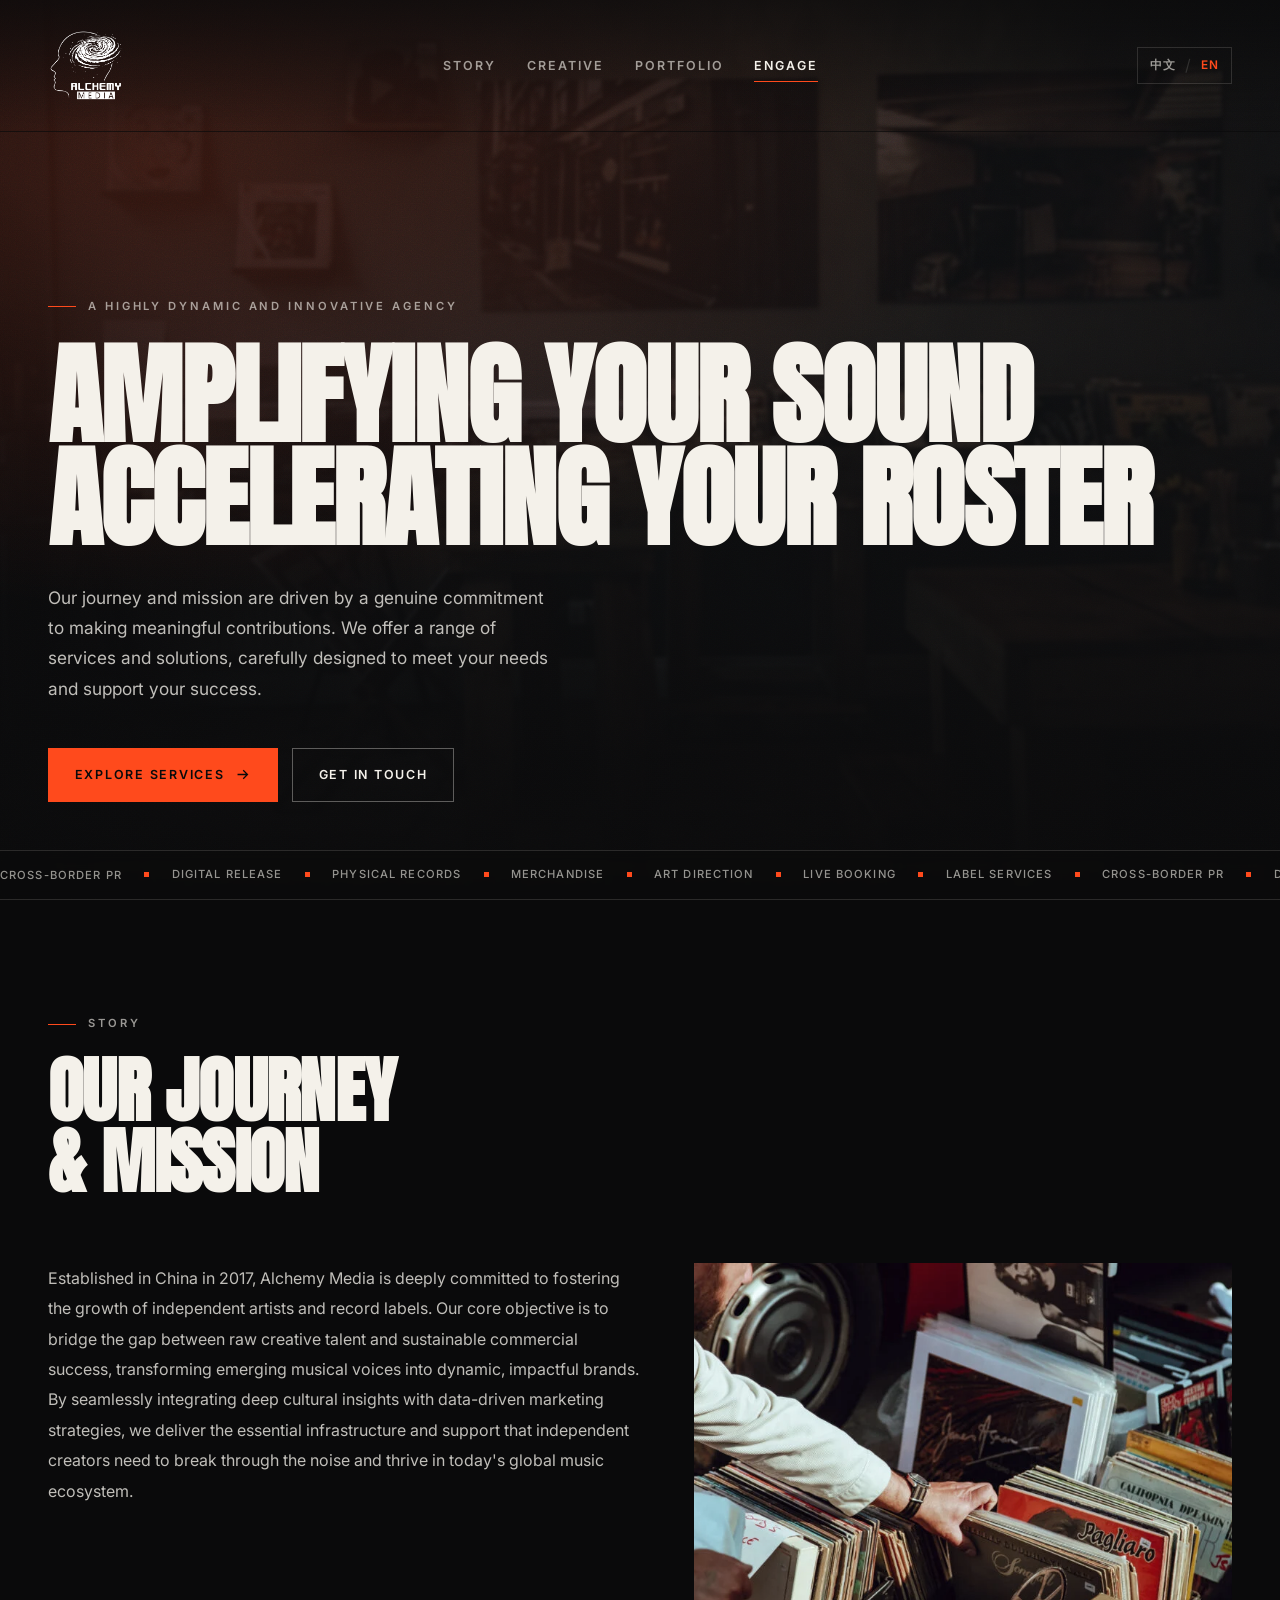
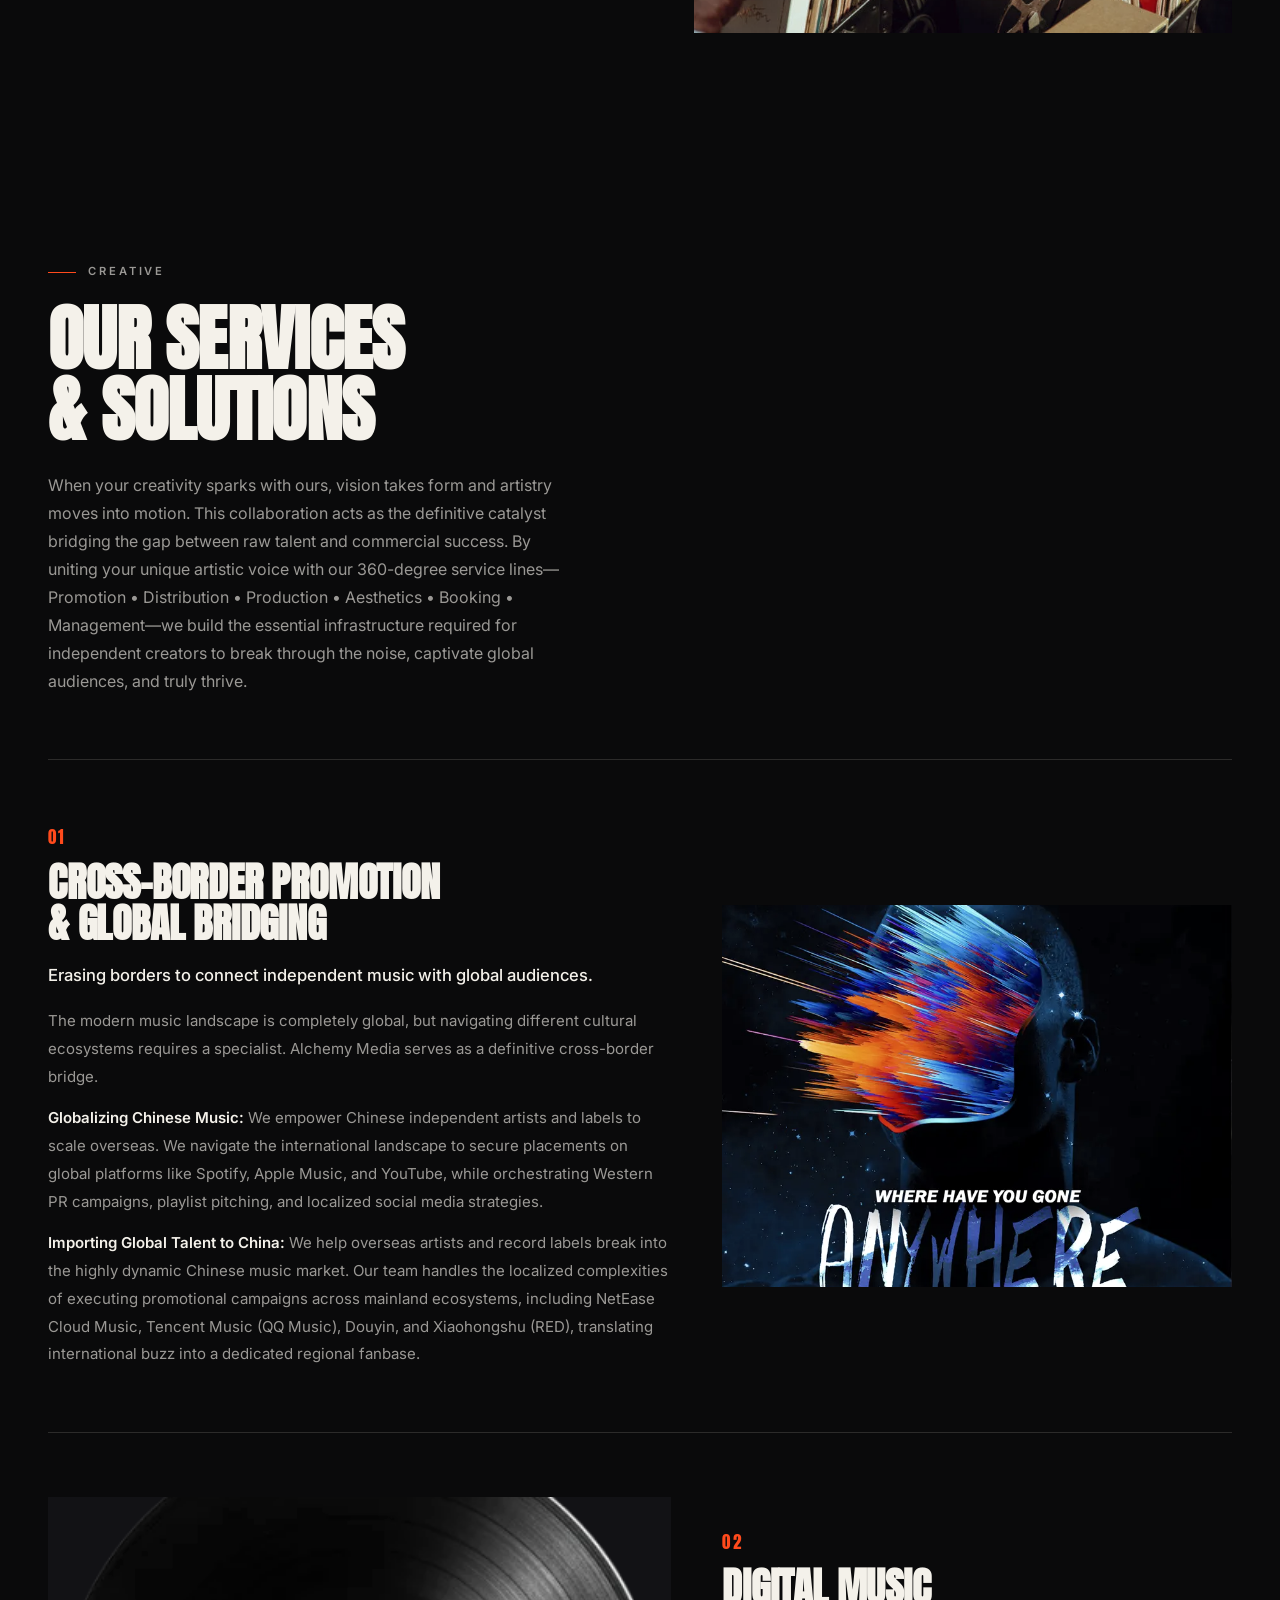
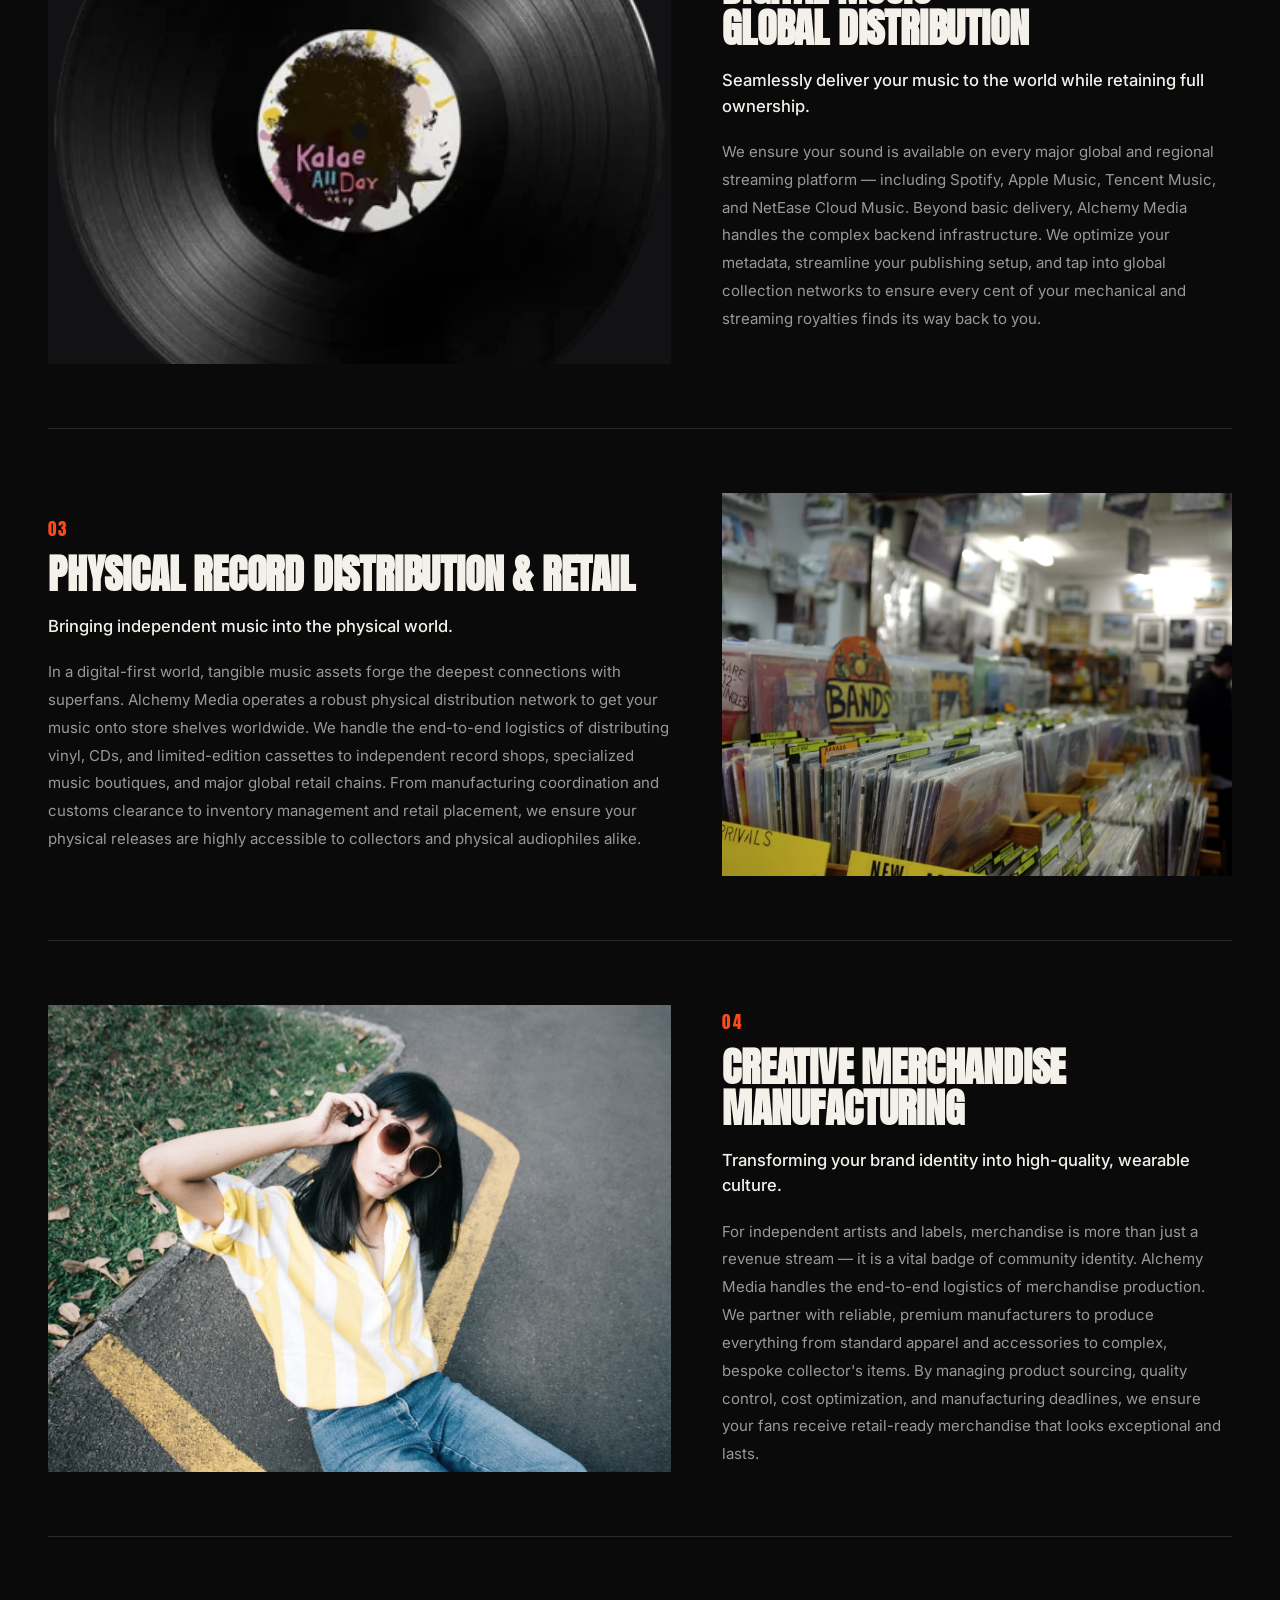
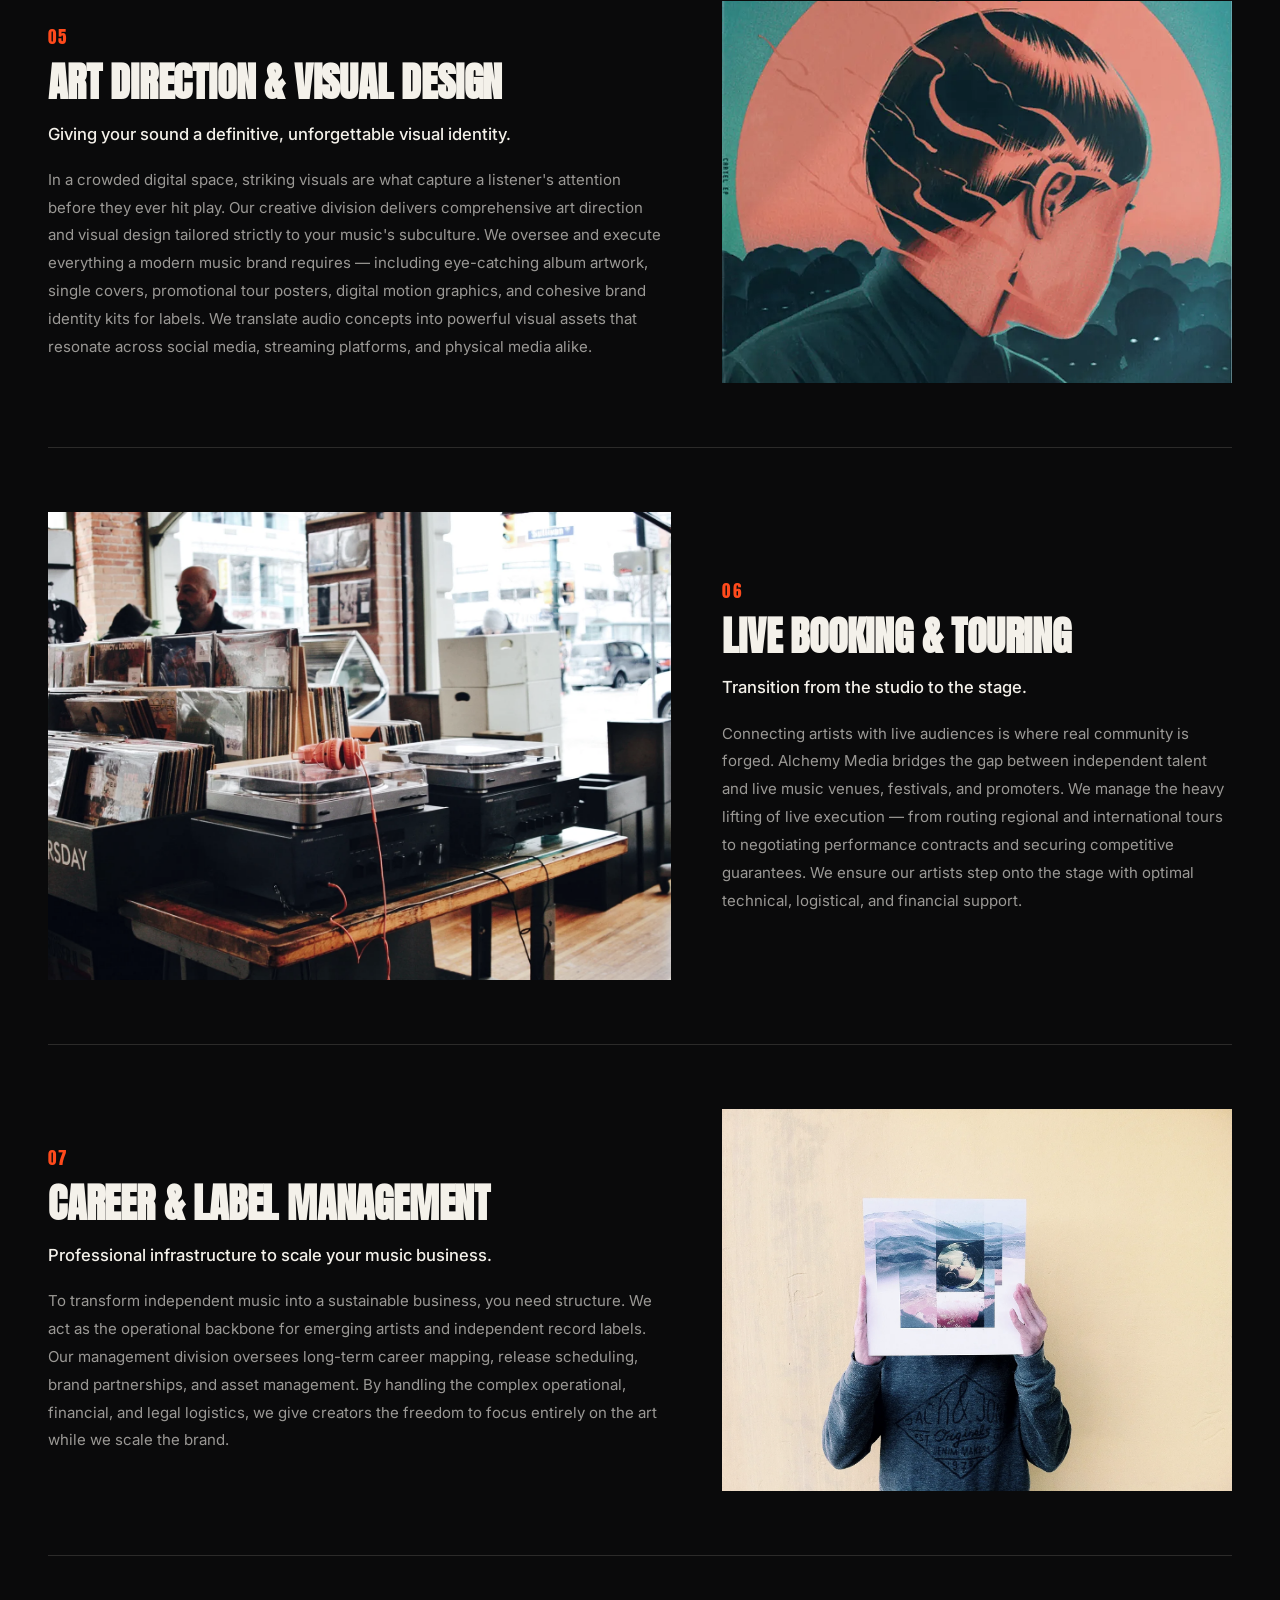
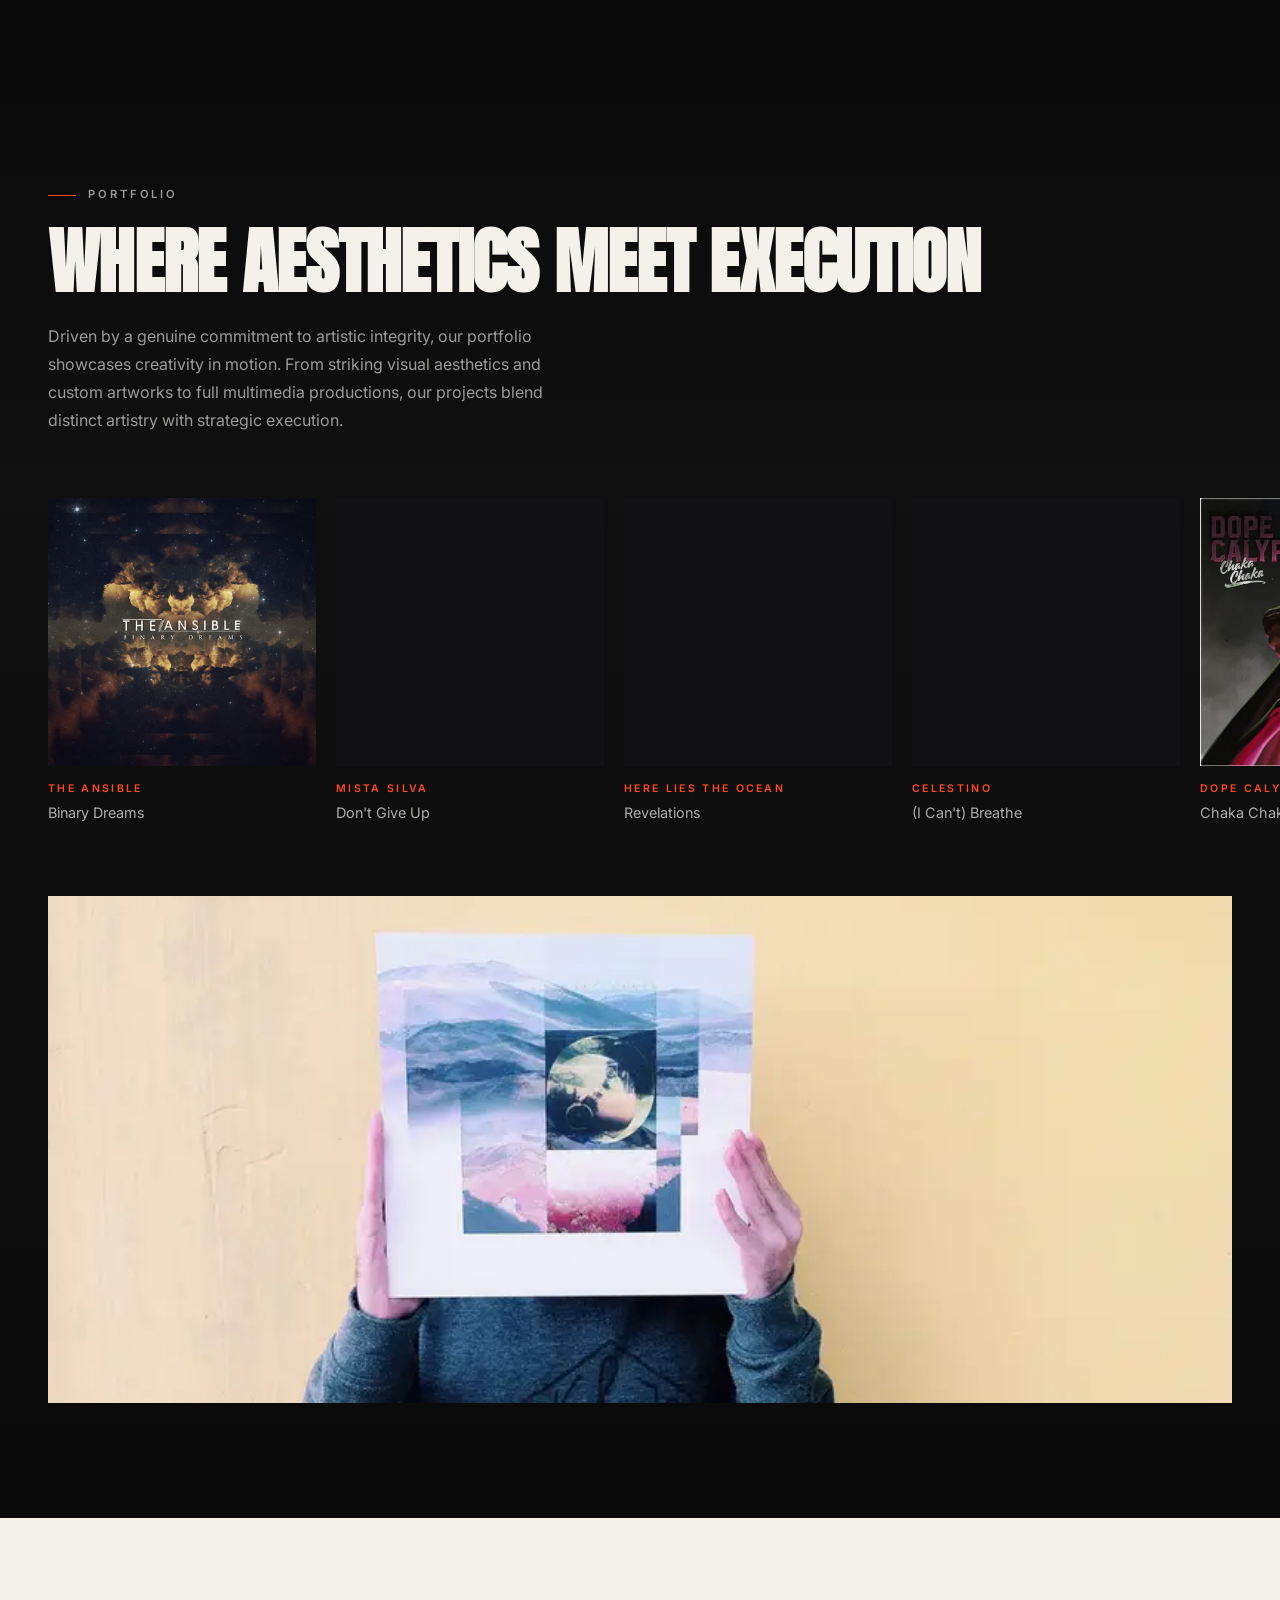
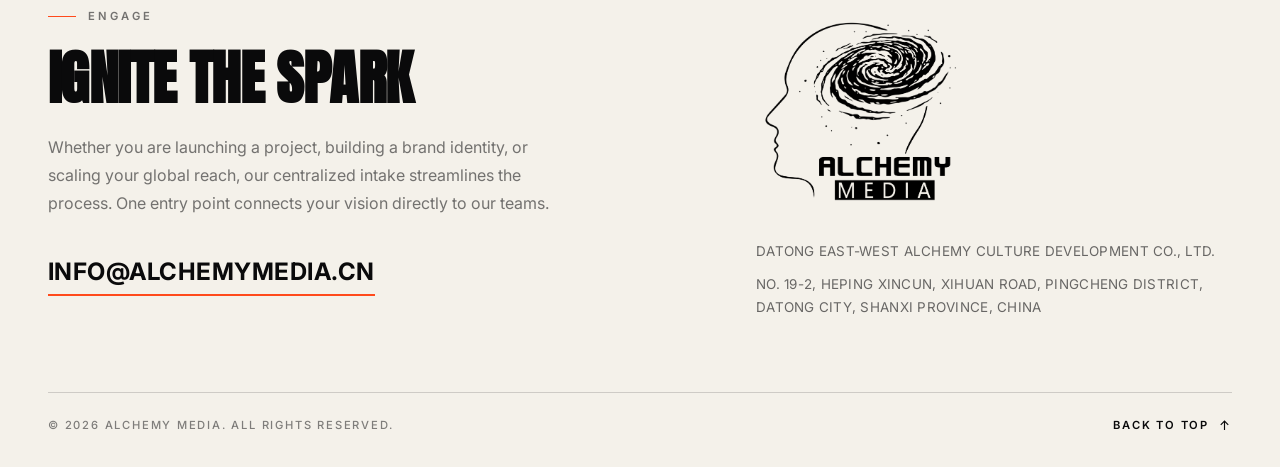
<file: index.html>
<!DOCTYPE html>
<html lang="en" data-locale="en">
<head>
  <meta charset="utf-8">
  <meta name="viewport" content="width=device-width, initial-scale=1">
  <meta name="theme-color" content="#0A0A0B">
  <title>Alchemy Media | A Highly Dynamic and Innovative Agency</title>
  <meta name="description" content="Alchemy Media supports independent artists and labels with China music promotion, global distribution, physical records, merchandise, design, touring and management.">
  <link rel="canonical" href="https://www.alchemymedia.cn/">
  <link rel="alternate" hreflang="en" href="https://www.alchemymedia.cn/">
  <link rel="alternate" hreflang="zh-CN" href="https://www.alchemymedia.cn/zh/">
  <link rel="alternate" hreflang="x-default" href="https://www.alchemymedia.cn/">
  <link rel="sitemap" type="application/xml" href="/sitemap.xml">
  <link rel="describedby" type="text/plain" href="/llms.txt">

  <meta name="robots" content="index, follow, max-image-preview:large, max-snippet:-1, max-video-preview:-1">

  <meta property="og:type" content="website">
  <meta property="og:url" content="https://www.alchemymedia.cn/">
  <meta property="og:locale" content="en_US">
  <meta property="og:locale:alternate" content="zh_CN">
  <meta property="og:site_name" content="Alchemy Media">
  <meta property="og:title" content="Alchemy Media | Music Distribution &amp; China Music Promotion">
  <meta property="og:description" content="Alchemy Media supports independent artists and labels with China music promotion, global distribution, physical records, merchandise, design, touring and management.">
  <meta property="og:image" content="https://www.alchemymedia.cn/images/logo.png">
  <meta property="og:image:width" content="2362">
  <meta property="og:image:height" content="2362">
  <meta property="og:image:type" content="image/png">
  <meta property="og:image:alt" content="Alchemy Media logo">

  <meta name="twitter:card" content="summary">
  <meta name="twitter:title" content="Alchemy Media | Music Distribution &amp; China Music Promotion">
  <meta name="twitter:description" content="Alchemy Media supports independent artists and labels with China music promotion, global distribution, physical records, merchandise, design, touring and management.">
  <meta name="twitter:image" content="https://www.alchemymedia.cn/images/logo.png">
  <meta name="twitter:image:alt" content="Alchemy Media logo">

  <script type="application/ld+json">
{
  "@context": "https://schema.org",
  "@graph": [
    {
      "@type": "Organization",
      "@id": "https://www.alchemymedia.cn/#organization",
      "name": "Alchemy Media",
      "legalName": "DATONG EAST-WEST ALCHEMY CULTURE DEVELOPMENT CO., LTD.",
      "alternateName": [
        "炼金传媒",
        "Alchemy Media"
      ],
      "foundingDate": "2017",
      "url": "https://www.alchemymedia.cn/",
      "email": "info@alchemymedia.cn",
      "logo": {
        "@type": "ImageObject",
        "url": "https://www.alchemymedia.cn/images/logo.png",
        "width": 2362,
        "height": 2362
      },
      "address": {
        "@type": "PostalAddress",
        "streetAddress": "No. 19-2, Heping Xincun, Xihuan Road, Pingcheng District",
        "addressLocality": "Datong City",
        "addressRegion": "Shanxi Province",
        "addressCountry": "CN"
      }
    },
    {
      "@type": "WebSite",
      "@id": "https://www.alchemymedia.cn/#website",
      "url": "https://www.alchemymedia.cn/",
      "name": "Alchemy Media",
      "alternateName": "炼金传媒",
      "publisher": {
        "@id": "https://www.alchemymedia.cn/#organization"
      },
      "inLanguage": [
        "en",
        "zh-CN"
      ]
    },
    {
      "@type": "WebPage",
      "@id": "https://www.alchemymedia.cn/#webpage",
      "url": "https://www.alchemymedia.cn/",
      "name": "Alchemy Media | Music Distribution & China Music Promotion",
      "description": "Alchemy Media supports independent artists and labels with China music promotion, global distribution, physical records, merchandise, design, touring and management.",
      "inLanguage": "en",
      "isPartOf": {
        "@id": "https://www.alchemymedia.cn/#website"
      },
      "about": {
        "@id": "https://www.alchemymedia.cn/#organization"
      },
      "mainEntity": [
        {
          "@id": "https://www.alchemymedia.cn/#promotion"
        },
        {
          "@id": "https://www.alchemymedia.cn/#distribution"
        },
        {
          "@id": "https://www.alchemymedia.cn/#production"
        },
        {
          "@id": "https://www.alchemymedia.cn/#aesthetics"
        },
        {
          "@id": "https://www.alchemymedia.cn/#visual-design"
        },
        {
          "@id": "https://www.alchemymedia.cn/#booking"
        },
        {
          "@id": "https://www.alchemymedia.cn/#management"
        }
      ],
      "author": {
        "@id": "https://www.alchemymedia.cn/#organization"
      },
      "publisher": {
        "@id": "https://www.alchemymedia.cn/#organization"
      },
      "dateModified": "2026-10-12",
      "citation": [
        "https://support.spotify.com/us/artists/article/getting-music-on-spotify/",
        "https://artists.apple.com/support/1108-get-your-next-release-on-apple-music"
      ],
      "hasPart": {
        "@id": "https://www.alchemymedia.cn/#faq"
      }
    },
    {
      "@type": "Service",
      "@id": "https://www.alchemymedia.cn/#promotion",
      "name": "Cross-Border Promotion & Global Bridging",
      "description": "Promotion campaigns that help Chinese independent artists and labels reach overseas audiences and help overseas artists and labels promote in China.",
      "serviceType": "Cross-border music promotion",
      "provider": {
        "@id": "https://www.alchemymedia.cn/#organization"
      },
      "url": "https://www.alchemymedia.cn/#promotion"
    },
    {
      "@type": "Service",
      "@id": "https://www.alchemymedia.cn/#distribution",
      "name": "Digital Music Global Distribution",
      "description": "Digital delivery to global and regional streaming platforms, with metadata, publishing setup and royalty collection support.",
      "serviceType": "Digital music distribution",
      "provider": {
        "@id": "https://www.alchemymedia.cn/#organization"
      },
      "url": "https://www.alchemymedia.cn/#distribution"
    },
    {
      "@type": "Service",
      "@id": "https://www.alchemymedia.cn/#production",
      "name": "Physical Record Distribution & Retail",
      "description": "Distribution logistics for vinyl, CDs and cassettes, including manufacturing coordination, customs, inventory and retail placement.",
      "serviceType": "Physical music distribution and retail",
      "provider": {
        "@id": "https://www.alchemymedia.cn/#organization"
      },
      "url": "https://www.alchemymedia.cn/#production"
    },
    {
      "@type": "Service",
      "@id": "https://www.alchemymedia.cn/#aesthetics",
      "name": "Creative Merchandise Manufacturing",
      "description": "Merchandise production management for apparel, accessories and custom collector items, including sourcing and quality control.",
      "serviceType": "Music merchandise production",
      "provider": {
        "@id": "https://www.alchemymedia.cn/#organization"
      },
      "url": "https://www.alchemymedia.cn/#aesthetics"
    },
    {
      "@type": "Service",
      "@id": "https://www.alchemymedia.cn/#visual-design",
      "name": "Art Direction & Visual Design",
      "description": "Art direction and visual design for music artwork, tour posters, motion graphics and label identity.",
      "serviceType": "Music art direction and visual design",
      "provider": {
        "@id": "https://www.alchemymedia.cn/#organization"
      },
      "url": "https://www.alchemymedia.cn/#visual-design"
    },
    {
      "@type": "Service",
      "@id": "https://www.alchemymedia.cn/#booking",
      "name": "Live Booking & Touring",
      "description": "Live booking and touring support, including tour routing, performance contracts and production logistics.",
      "serviceType": "Live music booking and touring",
      "provider": {
        "@id": "https://www.alchemymedia.cn/#organization"
      },
      "url": "https://www.alchemymedia.cn/#booking"
    },
    {
      "@type": "Service",
      "@id": "https://www.alchemymedia.cn/#management",
      "name": "Career & Label Management",
      "description": "Operational support for artists and independent labels, including career planning, release schedules, brand partnerships and asset management.",
      "serviceType": "Artist career and label management",
      "provider": {
        "@id": "https://www.alchemymedia.cn/#organization"
      },
      "url": "https://www.alchemymedia.cn/#management"
    },
    {
      "@type": "FAQPage",
      "@id": "https://www.alchemymedia.cn/#faq",
      "url": "https://www.alchemymedia.cn/#faq",
      "name": "Independent Music Services FAQ",
      "inLanguage": "en",
      "isPartOf": {
        "@id": "https://www.alchemymedia.cn/#webpage"
      },
      "author": {
        "@id": "https://www.alchemymedia.cn/#organization"
      },
      "publisher": {
        "@id": "https://www.alchemymedia.cn/#organization"
      },
      "dateModified": "2026-10-12",
      "mainEntity": [
        {
          "@type": "Question",
          "name": "Who does Alchemy Media work with?",
          "acceptedAnswer": {
            "@type": "Answer",
            "text": "Alchemy Media supports independent artists and record labels with services including <a href=\"#promotion\">Promotion</a>, <a href=\"#distribution\">Distribution</a> and label operations."
          }
        },
        {
          "@type": "Question",
          "name": "How does China and global promotion work?",
          "acceptedAnswer": {
            "@type": "Answer",
            "text": "Campaigns are adapted for Spotify, Apple Music and YouTube overseas, and for NetEase Cloud Music, Tencent Music/QQ Music, Douyin and Xiaohongshu in China."
          }
        },
        {
          "@type": "Question",
          "name": "Which music formats can Alchemy Media distribute?",
          "acceptedAnswer": {
            "@type": "Answer",
            "text": "<a href=\"#distribution\">Digital distribution</a> sends music to streaming platforms. <a href=\"#production\">Physical distribution</a> covers vinyl, CDs and cassettes, with logistics and retail placement."
          }
        },
        {
          "@type": "Question",
          "name": "How can I contact Alchemy Media?",
          "acceptedAnswer": {
            "@type": "Answer",
            "text": "Email <a href=\"mailto:info@alchemymedia.cn\">info@alchemymedia.cn</a>. You may include the artist or label name, service needs, target market and release schedule."
          }
        }
      ]
    }
  ]
}
  </script>

  <link rel="icon" type="image/x-icon" href="/favicon.ico?v=1" sizes="16x16 32x32 48x48">
  <link rel="icon" type="image/png" href="/favicon.png?v=1" sizes="96x96">
  <link rel="apple-touch-icon" href="/apple-touch-icon.png?v=1" sizes="180x180">

  <link rel="preconnect" href="https://fonts.googleapis.com">
  <link rel="preconnect" href="https://fonts.gstatic.com" crossorigin>
  <link rel="stylesheet" href="https://fonts.googleapis.com/css2?family=Anton&family=Inter:wght@300;400;500;600;700&display=swap">
  <link rel="stylesheet" href="css/styles.css">
</head>
<body>

  <a class="skip-link" href="#main">

    <span>Skip to content</span>
  </a>

  <header class="site-header" data-header>
    <div class="container header__inner">
      <a class="brand" href="" aria-label="Alchemy Media">
        <span class="brand__mark" aria-hidden="true"><img src="images/logo_2.png" width="2362" height="2362" alt=""></span>
        <!-- <span class="brand__word">ALCHEMY<span class="brand__word-sub">MEDIA</span></span> -->
        <!-- <span class="visually-hidden">ALCHEMY MEDIA</span> -->
      </a>

      <nav class="nav" id="nav" data-nav aria-label="Main">
        <ul class="nav__list">
          <li><a class="nav__link" href="#story"><span>STORY</span></a></li>
          <li><a class="nav__link" href="#creative"><span>CREATIVE</span></a></li>
          <li><a class="nav__link" href="#portfolio"><span>PORTFOLIO</span></a></li>
          <li><a class="nav__link" href="#engage"><span>ENGAGE</span></a></li>
        </ul>
      </nav>

      <div class="header__actions">
        <div class="lang" role="group" aria-label="Language">
          <a class="lang__btn" href="/zh/" hreflang="zh-CN" lang="zh-CN">中文</a>
          <span class="lang__sep" aria-hidden="true">/</span>
          <span class="lang__btn is-active" aria-current="true">EN</span>
        </div>
        <button class="menu-toggle" type="button" data-menu-toggle aria-expanded="false" aria-controls="nav">
          <span class="menu-toggle__bars" aria-hidden="true"><i></i><i></i></span>
          <span class="visually-hidden"><span>Menu</span></span>
        </button>
      </div>
    </div>
  </header>

  <main id="main">

    <!-- ============ HERO ============ -->
    <section class="hero" id="alchemymedia">
      <div class="hero__media" aria-hidden="true">
        <img src="images/tom-holmes-556804-unsplash-847x508.jpg" alt="" width="847" height="508" fetchpriority="high">
      </div>
      <div class="hero__veil" aria-hidden="true"></div>
      <div class="hero__grain" aria-hidden="true"></div>

      <div class="container hero__inner">
        <p class="eyebrow">

          <span>A HIGHLY DYNAMIC AND INNOVATIVE AGENCY</span>
        </p>

        <h1 class="hero__title">

          <span>Amplifying Your Sound<br>Accelerating Your Roster</span>
        </h1>

        <p class="hero__lead">

          <span>Our journey and mission are driven by a genuine commitment to making meaningful contributions. We offer a range of services and solutions, carefully designed to meet your needs and support your success.</span>
        </p>

        <div class="hero__actions">
          <a class="btn btn--solid" href="#creative">
            <span>Explore Services</span>
            <svg viewBox="0 0 24 24" aria-hidden="true"><path d="M5 12h14M13 6l6 6-6 6" fill="none" stroke="currentColor" stroke-width="1.8"/></svg>
          </a>
          <a class="btn btn--outline" href="#engage">
            <span>Get in Touch</span>
          </a>
        </div>
      </div>

      <div class="ticker" aria-hidden="true">
        <div class="ticker__track" data-ticker>
          <div class="ticker__group">
            <span>CROSS-BORDER PR</span><i></i>
            <span>DIGITAL RELEASE</span><i></i>
            <span>PHYSICAL RECORDS</span><i></i>
            <span>MERCHANDISE</span><i></i>
            <span>ART DIRECTION</span><i></i>
            <span>LIVE BOOKING</span><i></i>
            <span>LABEL SERVICES</span><i></i>
          </div>
        </div>
      </div>
    </section>

    <!-- ============ ABOUT ============ -->
    <section class="section" id="story">
      <div class="container">
        <header class="section-head">
          <p class="eyebrow">
            <span>STORY</span>
          </p>
          <h2 class="section-title">

            <span>Our Journey<br>&amp; Mission</span>
          </h2>
        </header>

        <div class="about">
          <div class="about__body reveal">
            <p>Established in China in 2017, Alchemy Media is deeply committed to fostering the growth of independent artists and record labels. Our core objective is to bridge the gap between raw creative talent and sustainable commercial success, transforming emerging musical voices into dynamic, impactful brands. By seamlessly integrating deep cultural insights with data-driven marketing strategies, we deliver the essential infrastructure and support that independent creators need to break through the noise and thrive in today's global music ecosystem.</p>
          </div>

          <figure class="about__media reveal">
            <img src="images/clem-onojeghuo-218551-unsplash-847x508.jpg" width="847" height="508" loading="lazy" decoding="async"
                 alt="Digging through vinyl records at a market">
          </figure>
        </div>

        <!-- <ul class="stats reveal">
          <li>
            <span class="stats__num">2017</span>
            <span class="stats__label"><span>Established</span></span>
          </li>
          <li>
            <span class="stats__num">07</span>
            <span class="stats__label"><span>Service Lines</span></span>
          </li>
          <li>
            <span class="stats__num">2&#8202;&#8596;&#8202;1</span>
            <span class="stats__label"><span>Two-Way Market</span></span>
          </li>
          <li>
            <span class="stats__num">&#8734;</span>
            <span class="stats__label"><span>Global Channels</span></span>
          </li>
        </ul> -->
      </div>
    </section>

    <!-- ============ SERVICES ============ -->
    <section class="section section--services" id="creative">
      <div class="container">
        <header class="section-head">
          <p class="eyebrow">
            <span>CREATIVE</span>
          </p>
          <h2 class="section-title">

            <span>OUR SERVICES<br>&amp; SOLUTIONS</span>
          </h2>
          <p class="section-lead">When your creativity sparks with ours, vision takes form and artistry moves into motion. This collaboration acts as the definitive catalyst bridging the gap between raw talent and commercial success. By uniting your unique artistic voice with our 360-degree service lines—<a href="#promotion">Promotion</a> • <a href="#distribution">Distribution</a> • <a href="#production">Production</a> • <a href="#aesthetics">Aesthetics</a>  • <a href="#booking">Booking</a>   •  <a href="#management">Management</a>—we build the essential infrastructure required for independent creators to break through the noise, captivate global audiences, and truly thrive.</p>
        </header>

        <ol class="services">

          <!-- 01 -->
          <li class="service reveal" id="promotion">
            <div class="service__text">
              <span class="service__index">01</span>
              <h3 class="service__title">

                <span>Cross-Border Promotion &amp; Global Bridging</span>
              </h3>
              <p class="service__lead">

                <span>Erasing borders to connect independent music with global audiences.</span>
              </p>
              <div class="service__body">
                <p>The modern music landscape is completely global, but navigating different cultural ecosystems requires a specialist. Alchemy Media serves as a definitive cross-border bridge.</p>
                <p><strong>Globalizing Chinese Music:</strong> We empower Chinese independent artists and labels to scale overseas. We navigate the international landscape to secure placements on global platforms like Spotify, Apple Music, and YouTube, while orchestrating Western PR campaigns, playlist pitching, and localized social media strategies.</p>
                <p><strong>Importing Global Talent to China:</strong> We help overseas artists and record labels break into the highly dynamic Chinese music market. Our team handles the localized complexities of executing promotional campaigns across mainland ecosystems, including NetEase Cloud Music, Tencent Music (QQ Music), Douyin, and Xiaohongshu (RED), translating international buzz into a dedicated regional fanbase.</p>
              </div>
            </div>
            <figure class="service__media">
              <img src="images/anywhere.jpg" width="800" height="800" loading="lazy" decoding="async"
                   alt="Cross-border digital album artwork">
            </figure>
          </li>

          <!-- 02 -->
          <li class="service reveal" id="distribution">
            <div class="service__text">
              <span class="service__index">02</span>
              <h3 class="service__title">

                <span>Digital Music Global Distribution</span>
              </h3>
              <p class="service__lead">

                <span>Seamlessly deliver your music to the world while retaining full ownership.</span>
              </p>
              <div class="service__body">
                <p>We ensure your sound is available on every major global and regional streaming platform — including Spotify, Apple Music, Tencent Music, and NetEase Cloud Music. Beyond basic delivery, Alchemy Media handles the complex backend infrastructure. We optimize your metadata, streamline your publishing setup, and tap into global collection networks to ensure every cent of your mechanical and streaming royalties finds its way back to you.</p>
              </div>
            </div>
            <figure class="service__media">
              <img src="images/k-disc-400x400.webp" width="400" height="400" loading="lazy" decoding="async"
                   alt="Kalae — All Day vinyl record">
            </figure>
          </li>

          <!-- 03 -->
          <li class="service reveal" id="physicapdistribution">
            <div class="service__text">
              <span class="service__index">03</span>
              <h3 class="service__title">

                <span>Physical Record Distribution &amp; Retail</span>
              </h3>
              <p class="service__lead">

                <span>Bringing independent music into the physical world.</span>
              </p>
              <div class="service__body">
                <p>In a digital-first world, tangible music assets forge the deepest connections with superfans. Alchemy Media operates a robust physical distribution network to get your music onto store shelves worldwide. We handle the end-to-end logistics of distributing vinyl, CDs, and limited-edition cassettes to independent record shops, specialized music boutiques, and major global retail chains. From manufacturing coordination and customs clearance to inventory management and retail placement, we ensure your physical releases are highly accessible to collectors and physical audiophiles alike.</p>
              </div>
            </div>
            <figure class="service__media">
              <img src="images/akshay-chauhan-614025-unsplash.jpg" width="1600" height="1062" loading="lazy" decoding="async"
                   alt="Vinyl records on display in an independent record shop">
            </figure>
          </li>

          <!-- 04 -->
          <li class="service reveal" id="production">
            <div class="service__text">
              <span class="service__index">04</span>
              <h3 class="service__title">

                <span>Creative Merchandise Manufacturing</span>
              </h3>
              <p class="service__lead">

                <span>Transforming your brand identity into high-quality, wearable culture.</span>
              </p>
              <div class="service__body">
                <p>For independent artists and labels, merchandise is more than just a revenue stream — it is a vital badge of community identity. Alchemy Media handles the end-to-end logistics of merchandise production. We partner with reliable, premium manufacturers to produce everything from standard apparel and accessories to complex, bespoke collector's items. By managing product sourcing, quality control, cost optimization, and manufacturing deadlines, we ensure your fans receive retail-ready merchandise that looks exceptional and lasts.</p>
              </div>
            </div>
            <figure class="service__media">
              <img src="images/riki-ramdani-380504-unsplash.jpg" width="1600" height="1018" loading="lazy" decoding="async"
                   alt="Streetwear apparel">
            </figure>
          </li>

          
           <li class="service reveal" id="aesthetics">
            <div class="service__text">
              <span class="service__index">05</span>
              <h3 class="service__title">

                <span>Art Direction &amp; Visual Design</span>
              </h3>
              <p class="service__lead">

                <span>Giving your sound a definitive, unforgettable visual identity.</span>
              </p>
              <div class="service__body">
                <p>In a crowded digital space, striking visuals are what capture a listener's attention before they ever hit play. Our creative division delivers comprehensive art direction and visual design tailored strictly to your music's subculture. We oversee and execute everything a modern music brand requires — including eye-catching album artwork, single covers, promotional tour posters, digital motion graphics, and cohesive brand identity kits for labels. We translate audio concepts into powerful visual assets that resonate across social media, streaming platforms, and physical media alike.</p>
              </div>
            </div>
            <figure class="service__media">
              <img src="images/boombox-cartel.jpg" width="800" height="800" loading="lazy" decoding="async"
                   alt="Illustrated album cover design">
            </figure>
          </li> 

          <!-- 06 -->
          <li class="service reveal" id="booking">
            <div class="service__text">
              <span class="service__index">06</span>
              <h3 class="service__title">

                <span>Live Booking &amp; Touring</span>
              </h3>
              <p class="service__lead">

                <span>Transition from the studio to the stage.</span>
              </p>
              <div class="service__body">
                <p>Connecting artists with live audiences is where real community is forged. Alchemy Media bridges the gap between independent talent and live music venues, festivals, and promoters. We manage the heavy lifting of live execution — from routing regional and international tours to negotiating performance contracts and securing competitive guarantees. We ensure our artists step onto the stage with optimal technical, logistical, and financial support.</p>
              </div>
            </div>
            <figure class="service__media">
              <img src="images/mirta-fratnik-542373-unsplash.jpg" width="1600" height="1066" loading="lazy" decoding="async"
                   alt="Turntables and monitoring gear on a live setup">
            </figure>
          </li>

          <!-- 07 -->
          <li class="service reveal" id="management">
            <div class="service__text">
              <span class="service__index">07</span>
              <h3 class="service__title">

                <span>Career &amp; Label Management</span>
              </h3>
              <p class="service__lead">

                <span>Professional infrastructure to scale your music business.</span>
              </p>
              <div class="service__body">
                <p>To transform independent music into a sustainable business, you need structure. We act as the operational backbone for emerging artists and independent record labels. Our management division oversees long-term career mapping, release scheduling, brand partnerships, and asset management. By handling the complex operational, financial, and legal logistics, we give creators the freedom to focus entirely on the art while we scale the brand.</p>
              </div>
            </div>
            <figure class="service__media">
              <img src="images/miguel-ferreira-472303-unsplash.jpg" width="1600" height="1195" loading="lazy" decoding="async"
                   alt="A person presenting a physical record">
            </figure>
          </li>

        </ol>
      </div>
    </section>

    <!-- ============ WORK ============ -->
    <section class="section section--work" id="portfolio">
      <div class="container">
        <header class="section-head">
          <p class="eyebrow">
            <span>PORTFOLIO</span>
          </p>
          <h2 class="section-title">

            <span>WHERE AESTHETICS MEET EXECUTION</span>
          </h2>
          <p class="section-lead">

            <span>Driven by a genuine commitment to artistic integrity, our portfolio showcases creativity in motion. From striking visual aesthetics and custom artworks to full multimedia productions, our projects blend distinct artistry with strategic execution.</span>
          </p>
        </header>
      </div>

      <div class="work__viewport" data-work-viewport>
        <ul class="work__track" data-work-track>
          <li class="card">
            <div class="card__media"><img src="images/binary-dreams.jpg" width="800" height="800" loading="lazy" decoding="async" alt="THE ANSIBLE — Binary Dreams album cover"></div>
            <p class="card__meta"><span class="card__artist">THE ANSIBLE</span><span class="card__title">Binary Dreams</span></p>
          </li>
          <li class="card">
            <div class="card__media"><img src="images/dont-give-up.jpg" width="800" height="800" loading="lazy" decoding="async" alt="MISTA SILVA — Don't Give Up album cover"></div>
            <p class="card__meta"><span class="card__artist">MISTA SILVA</span><span class="card__title">Don't Give Up</span></p>
          </li>
          <li class="card">
            <div class="card__media"><img src="images/here-lies-the-ocean.jpg" width="800" height="800" loading="lazy" decoding="async" alt="Here Lies The Ocean — Revelations album cover"></div>
            <p class="card__meta"><span class="card__artist">HERE LIES THE OCEAN</span><span class="card__title">Revelations</span></p>
          </li>
          <li class="card">
            <div class="card__media"><img src="images/i-can-t-breath.jpg" width="800" height="800" loading="lazy" decoding="async" alt="Celestino — (I Can't) Breathe album cover"></div>
            <p class="card__meta"><span class="card__artist">CELESTINO</span><span class="card__title">(I Can't) Breathe</span></p>
          </li>
          <li class="card">
            <div class="card__media"><img src="images/dc-cover-400x400.webp" width="400" height="400" loading="lazy" decoding="async" alt="Dope Calypso — Chaka Chaka album cover"></div>
            <p class="card__meta"><span class="card__artist">DOPE CALYPSO</span><span class="card__title">Chaka Chaka</span></p>
          </li>
          <li class="card">
            <div class="card__media"><img src="images/boombox-cartel.jpg" width="800" height="800" loading="lazy" decoding="async" alt="Boombox Cartel — Cartel EP cover"></div>
            <p class="card__meta"><span class="card__artist">BOOMBOX CARTEL</span><span class="card__title">Cartel EP</span></p>
          </li>
          <li class="card">
            <div class="card__media"><img src="images/k-cover-400x400.webp" width="400" height="400" loading="lazy" decoding="async" alt="Kalae — All Day cover"></div>
            <p class="card__meta"><span class="card__artist">KALAE</span><span class="card__title">All Day — The 0.9 EP</span></p>
          </li>
          <li class="card">
            <div class="card__media"><img src="images/k-disc-400x400.webp" width="400" height="400" loading="lazy" decoding="async" alt="Kalae — All Day vinyl record"></div>
            <p class="card__meta"><span class="card__artist">KALAE</span><span class="card__title">All Day — Vinyl</span></p>
          </li>
          <li class="card">
            <div class="card__media"><img src="images/anywhere.jpg" width="800" height="800" loading="lazy" decoding="async" alt="Lucas &amp; Steve — Anywhere album cover"></div>
            <p class="card__meta"><span class="card__artist">LUCAS &amp; STEVE</span><span class="card__title">Anywhere</span></p>
          </li>
        </ul>
      </div>

      <div class="container">
        <figure class="work__wide reveal">
          <img src="images/miguel-ferreira-472303-unsplash-1536x1147.jpg" width="800" height="597" loading="lazy" decoding="async"
               alt="Presenting a physical release and its print artefacts">
        </figure>
      </div>
    </section>

    <!-- <section class="section" id="faq">
      <div class="container">
        <header class="section-head">
          <p class="eyebrow"><span>FAQ</span></p>
          <h2 class="section-title"><span>Independent Music Services FAQ</span></h2>
        </header>
        <div class="about">
          <div class="service__body"><h3 class="service__lead">Who does Alchemy Media work with?</h3><p>Alchemy Media supports independent artists and record labels with services including <a href="#promotion">Promotion</a>, <a href="#distribution">digital distribution</a> and label operations.</p></div>
          <div class="service__body"><h3 class="service__lead">How does China and global promotion work?</h3><p>Campaigns are adapted for Spotify, Apple Music and YouTube overseas, and for NetEase Cloud Music, Tencent Music/QQ Music, Douyin and Xiaohongshu in China.</p></div>
          <div class="service__body"><h3 class="service__lead">Which music formats can Alchemy Media distribute?</h3><p><a href="#distribution">Digital distribution</a> sends music to streaming platforms. <a href="#production">Physical distribution</a> covers vinyl, CDs and cassettes, with logistics and retail placement.</p></div>
          <div class="service__body"><h3 class="service__lead">How can I contact Alchemy Media?</h3><p>Email <a href="mailto:info@alchemymedia.cn">info@alchemymedia.cn</a>. You may include the artist or label name, service needs, target market and release schedule.</p></div>
        </div>
      </div>
    </section> -->

  </main>

  <!-- ============ CONTACT / FOOTER ============ -->
  <footer class="site-footer" id="engage">
    <div class="container">
      <div class="footer__top">
        <div class="footer__intro">
          <p class="eyebrow">
            <span>ENGAGE</span>
          </p>
          <h2 class="footer__title">

            <span>IGNITE THE SPARK</span>
          </h2>
          <p class="footer__lead">

            <span>Whether you are launching a project, building a brand identity, or scaling your global reach, our centralized intake streamlines the process. One entry point connects your vision directly to our teams.</span>
          </p>
          <a class="footer__mail" href="mailto:info@alchemymedia.cn">INFO@ALCHEMYMEDIA.CN</a>
        </div>

        <div class="footer__info">
          <img class="footer__logo" src="images/logo.png" width="2362" height="2362" loading="lazy" decoding="async" alt="Alchemy Media">
          <address class="footer__address">

            <span>DATONG EAST-WEST ALCHEMY CULTURE DEVELOPMENT CO., LTD.</span>

            <span>NO. 19-2, HEPING XINCUN, XIHUAN ROAD, PINGCHENG DISTRICT, DATONG CITY, SHANXI PROVINCE, CHINA</span>
          </address>
        </div>
      </div>

      <div class="footer__bottom">
        <p class="footer__copy">© 2026 ALCHEMY MEDIA. ALL RIGHTS RESERVED.</p>
        <a class="footer__top-link" href="#alchemymedia">
          <span>Back to top</span>
          <svg viewBox="0 0 24 24" aria-hidden="true"><path d="M12 19V5M6 11l6-6 6 6" fill="none" stroke="currentColor" stroke-width="1.8"/></svg>
        </a>
      </div>
    </div>
  </footer>

  <script src="js/main.js" defer></script>
</body>
</html>
</file>
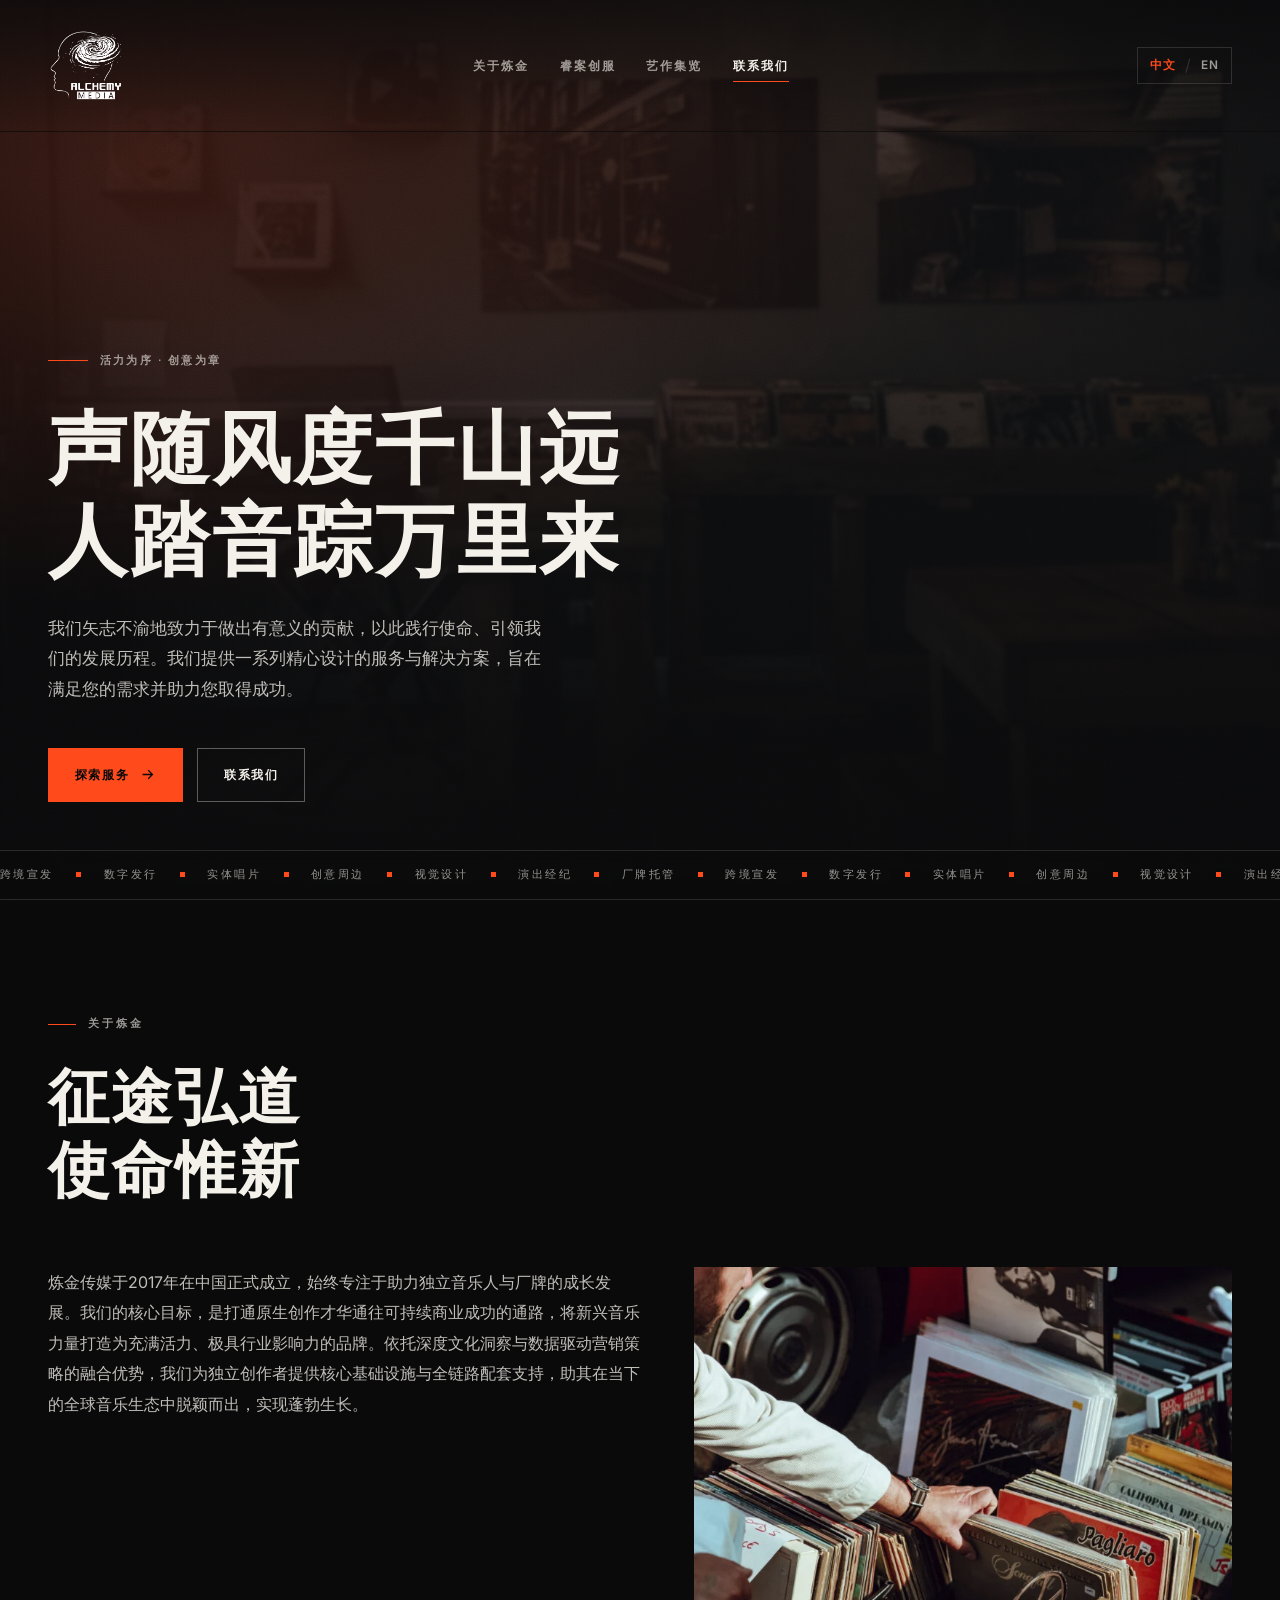
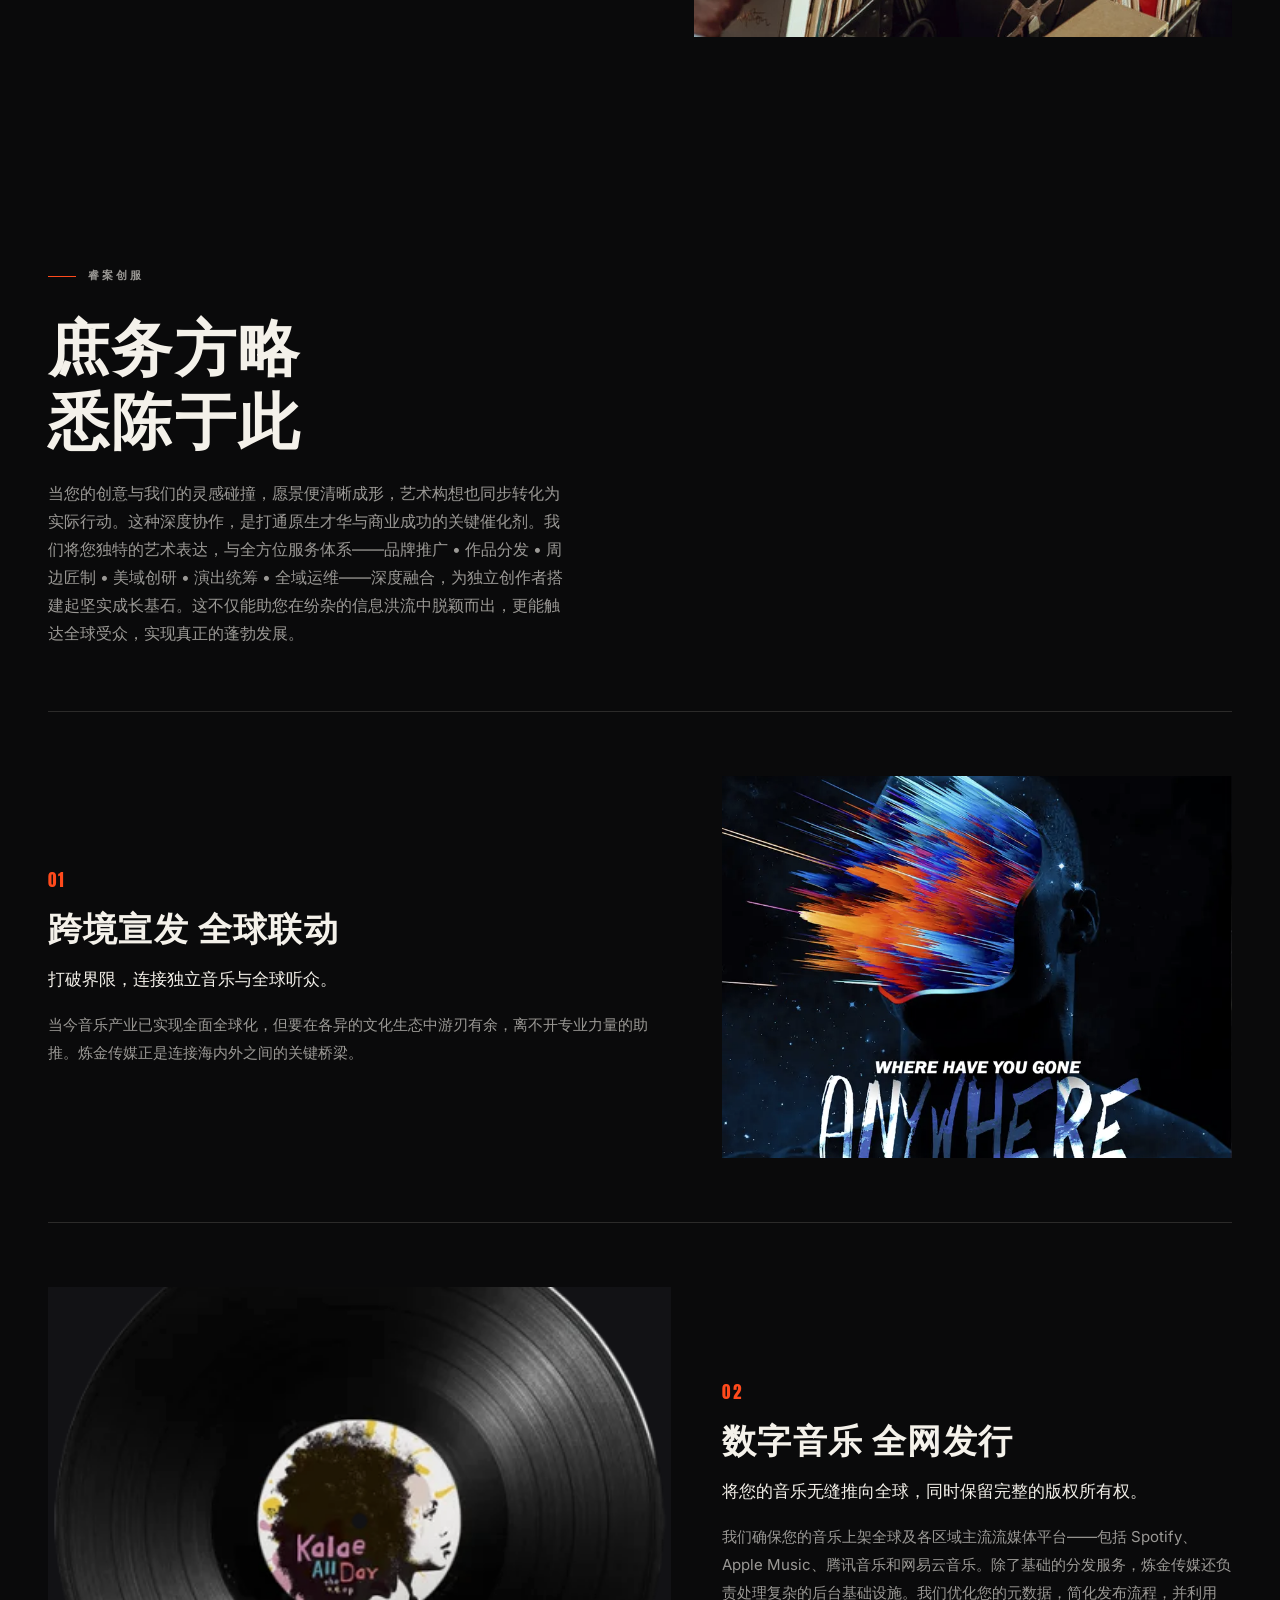
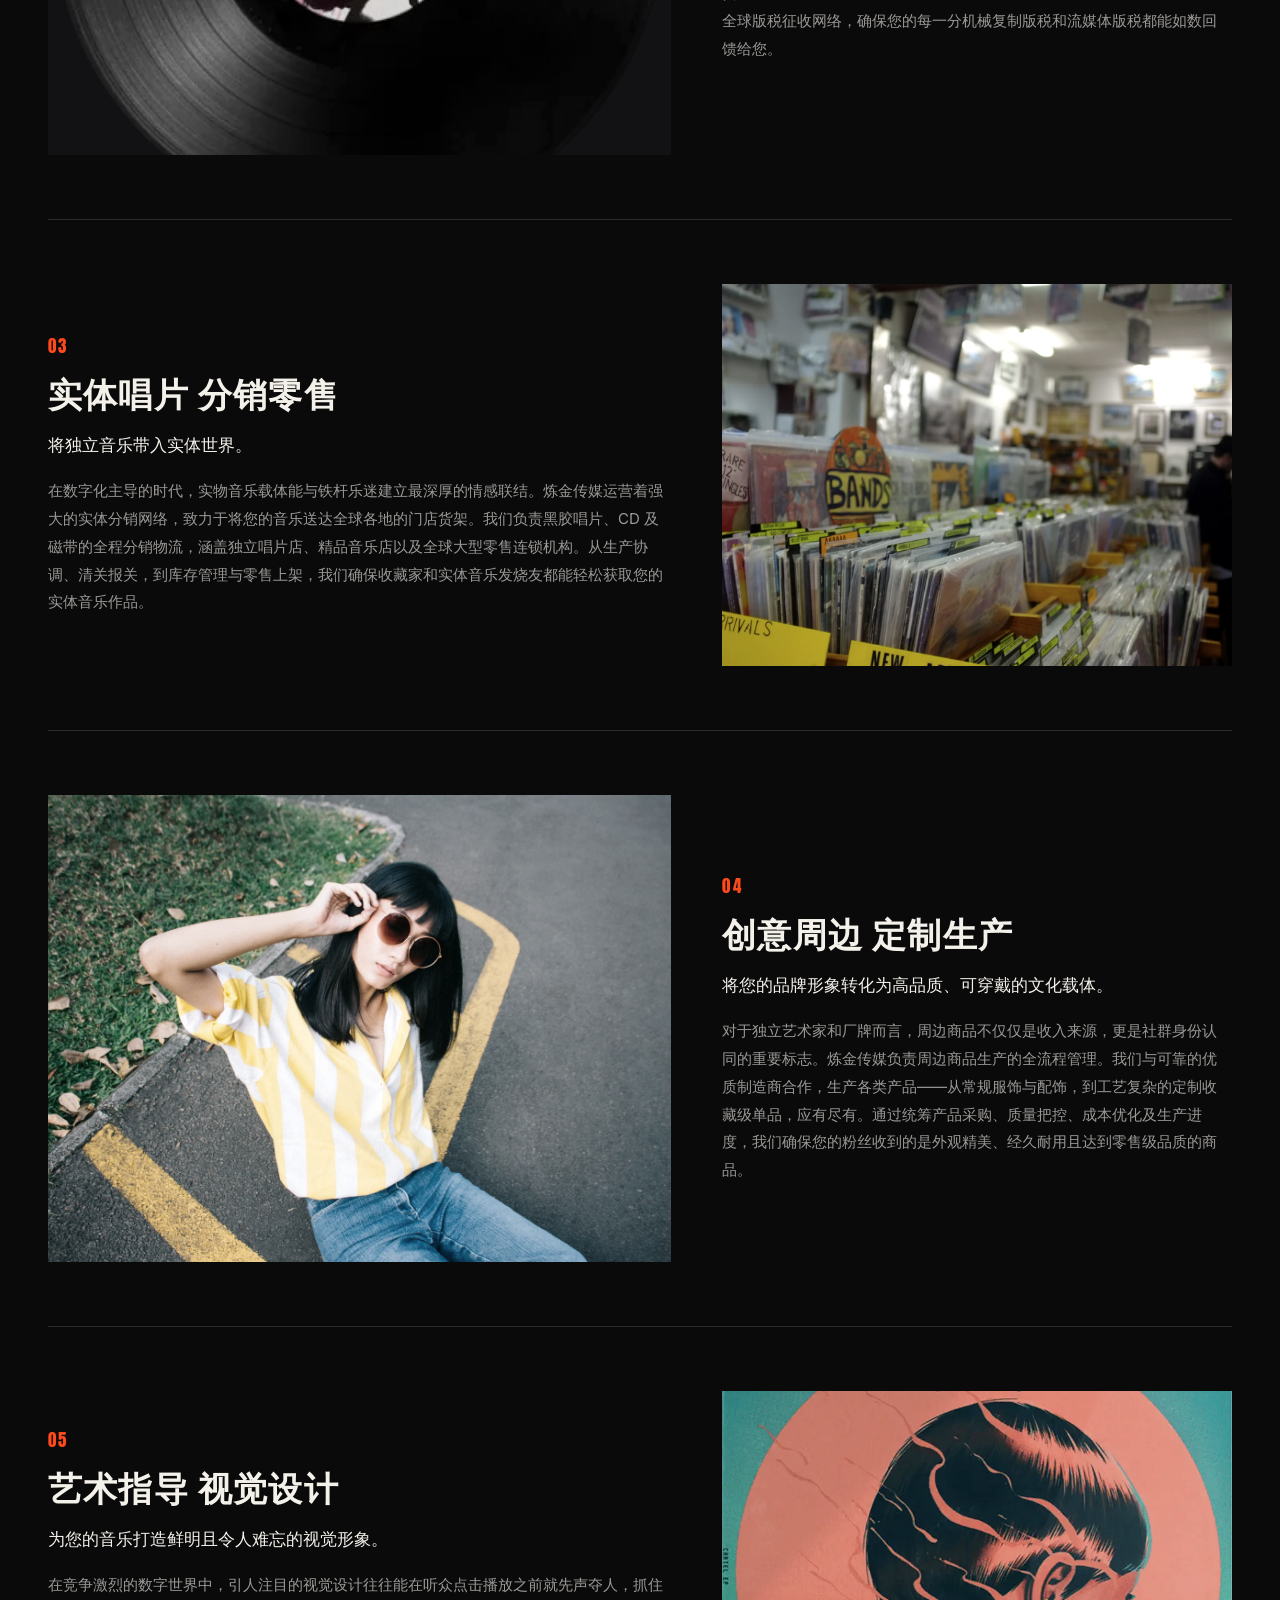
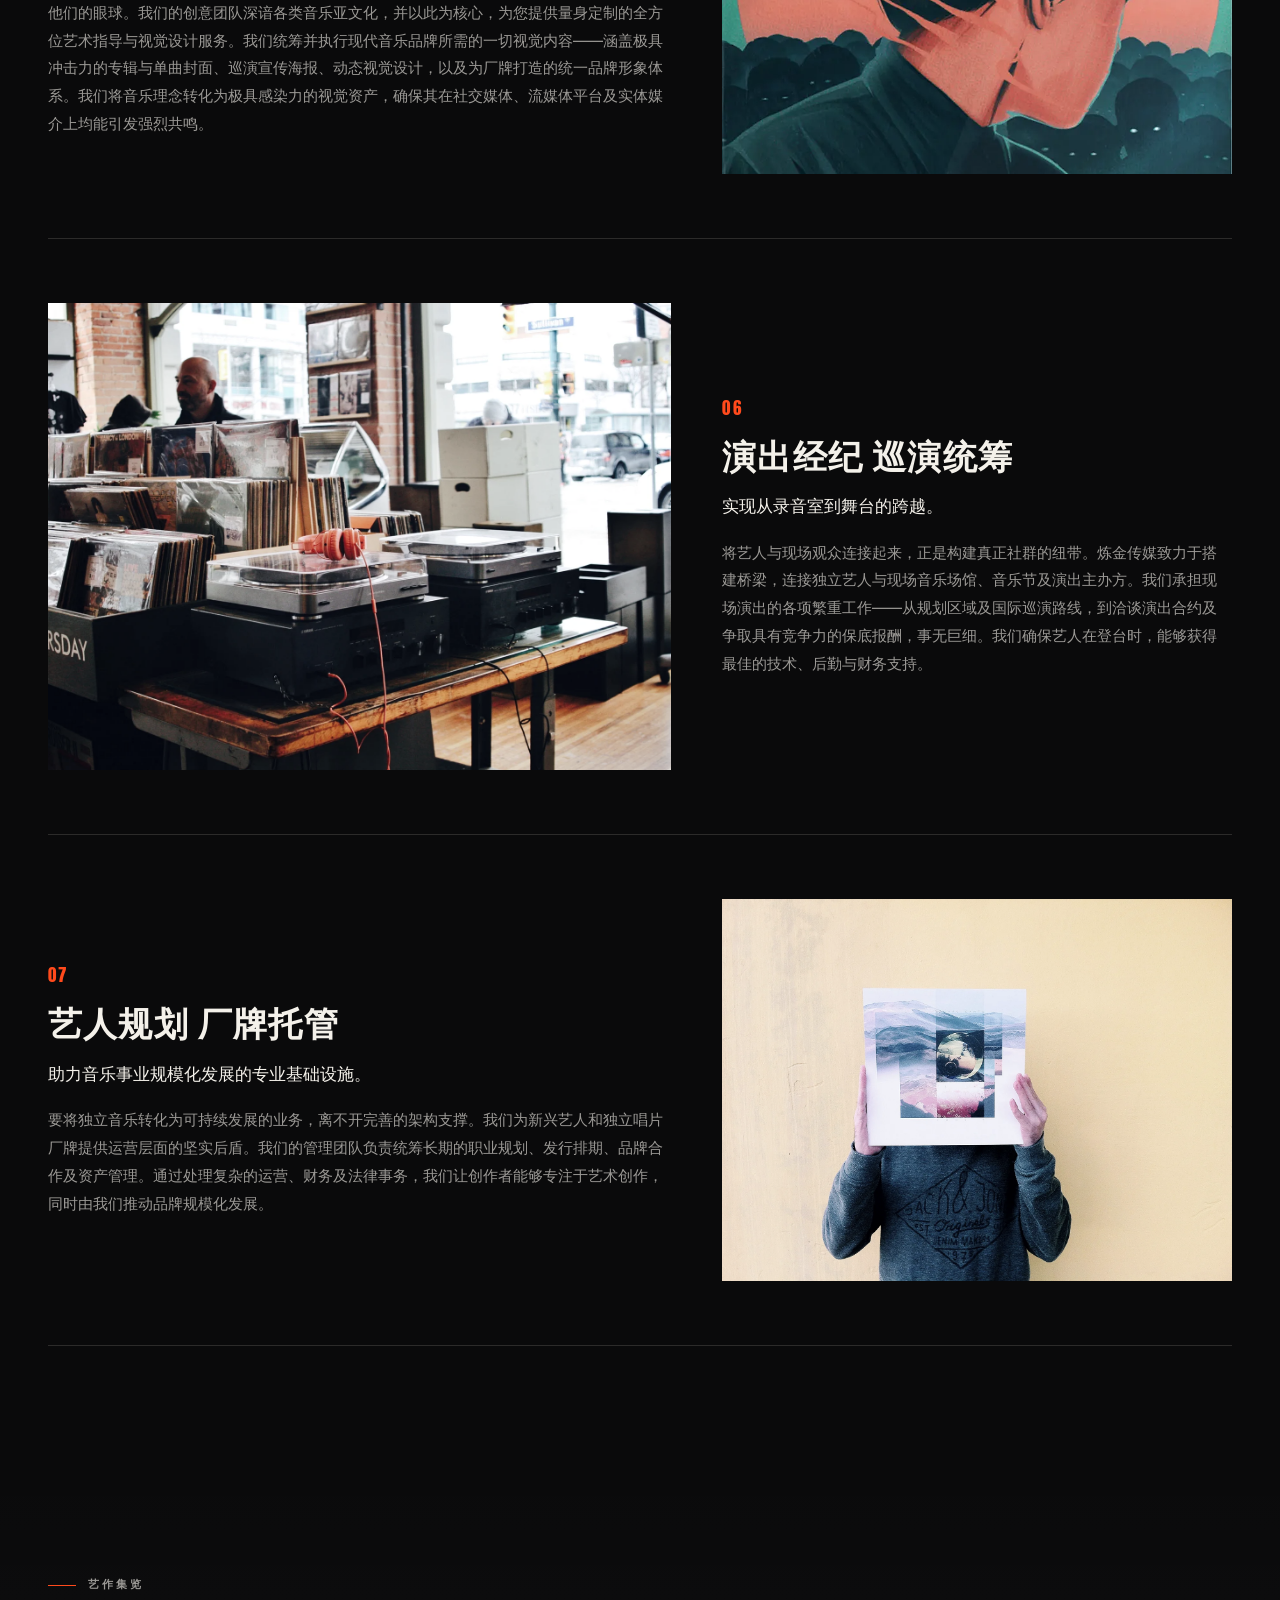
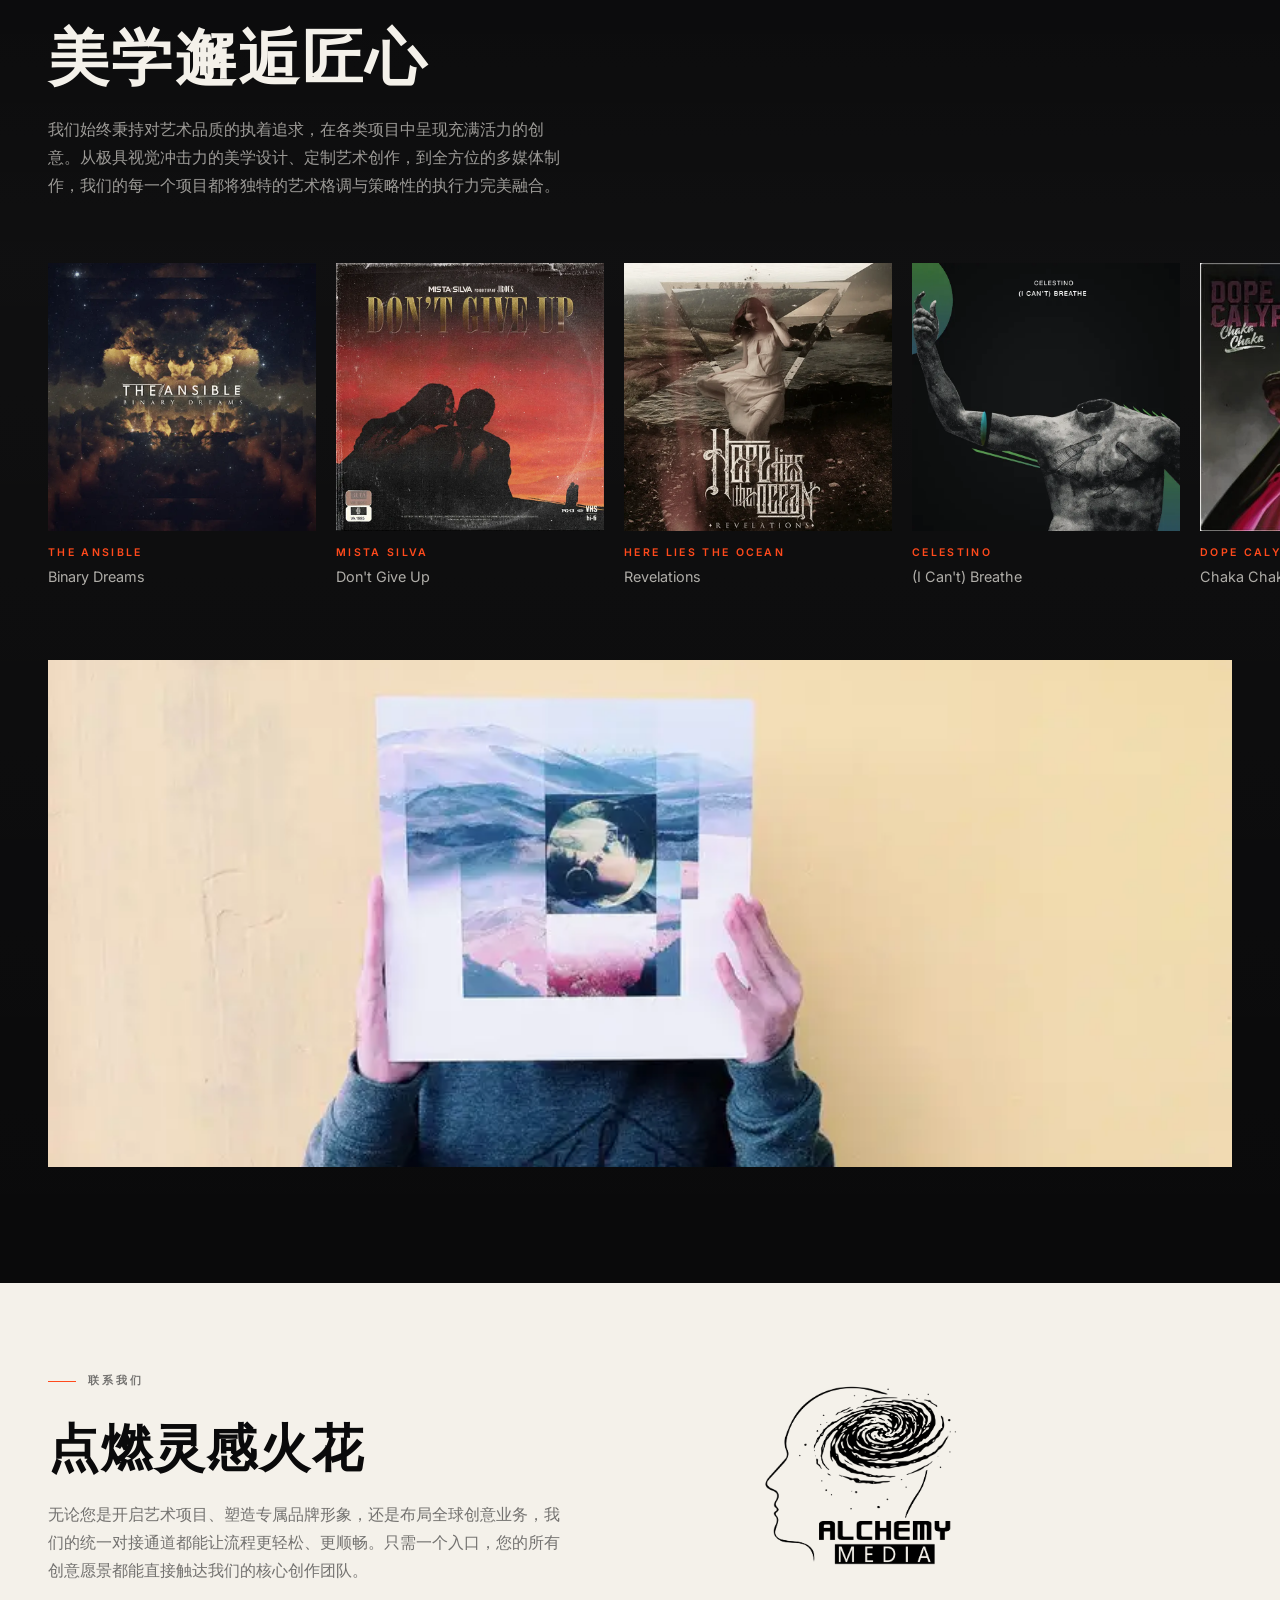
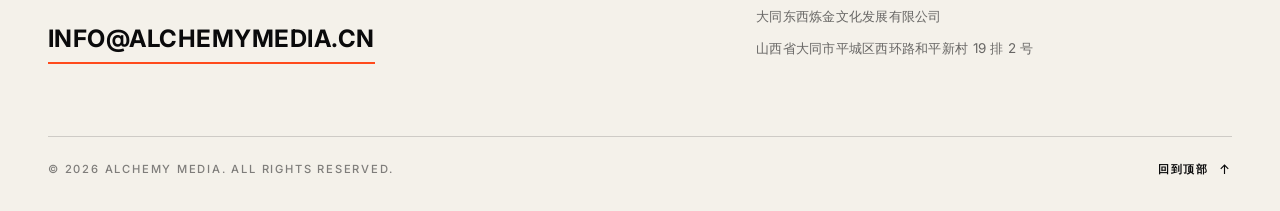
<file: zh/index.html>
<!DOCTYPE html>
<html lang="zh-CN" data-locale="zh">
<head>
  <meta charset="utf-8">
  <meta name="viewport" content="width=device-width, initial-scale=1">
  <meta name="theme-color" content="#0A0A0B">
  <title>炼金传媒 Alchemy Media｜跨境音乐宣发、数字发行与厂牌服务</title>
  <meta name="description" content="炼金传媒为独立音乐人与唱片厂牌提供中国与海外双向宣发、数字音乐发行、黑胶唱片/CD/磁带分销、周边生产、视觉设计、演出经纪与厂牌管理。">
  <link rel="canonical" href="https://www.alchemymedia.cn/zh/">
  <link rel="alternate" hreflang="en" href="https://www.alchemymedia.cn/">
  <link rel="alternate" hreflang="zh-CN" href="https://www.alchemymedia.cn/zh/">
  <link rel="alternate" hreflang="x-default" href="https://www.alchemymedia.cn/">
  <link rel="sitemap" type="application/xml" href="/sitemap.xml">
  <link rel="describedby" type="text/plain" href="/llms.txt">

  <meta name="robots" content="index, follow, max-image-preview:large, max-snippet:-1, max-video-preview:-1">

  <meta property="og:type" content="website">
  <meta property="og:url" content="https://www.alchemymedia.cn/zh/">
  <meta property="og:locale" content="zh_CN">
  <meta property="og:locale:alternate" content="en_US">
  <meta property="og:site_name" content="炼金传媒 Alchemy Media">
  <meta property="og:title" content="炼金传媒 Alchemy Media｜跨境音乐宣发、数字发行与厂牌服务">
  <meta property="og:description" content="炼金传媒为独立音乐人与唱片厂牌提供中国与海外双向宣发、数字音乐发行、黑胶唱片/CD/磁带分销、周边生产、视觉设计、演出经纪与厂牌管理。">
  <meta property="og:image" content="https://www.alchemymedia.cn/images/logo.png">
  <meta property="og:image:width" content="2362">
  <meta property="og:image:height" content="2362">
  <meta property="og:image:type" content="image/png">
  <meta property="og:image:alt" content="炼金传媒 Alchemy Media 标志">

  <meta name="twitter:card" content="summary">
  <meta name="twitter:title" content="炼金传媒 Alchemy Media｜跨境音乐宣发、数字发行与厂牌服务">
  <meta name="twitter:description" content="炼金传媒为独立音乐人与唱片厂牌提供中国与海外双向宣发、数字音乐发行、黑胶唱片/CD/磁带分销、周边生产、视觉设计、演出经纪与厂牌管理。">
  <meta name="twitter:image" content="https://www.alchemymedia.cn/images/logo.png">
  <meta name="twitter:image:alt" content="炼金传媒 Alchemy Media 标志">

  <script type="application/ld+json">
{
  "@context": "https://schema.org",
  "@graph": [
    {
      "@type": "Organization",
      "@id": "https://www.alchemymedia.cn/#organization",
      "name": "炼金传媒",
      "legalName": "大同东西炼金文化发展有限公司",
      "alternateName": [
        "Alchemy Media",
        "炼金传媒"
      ],
      "foundingDate": "2017",
      "url": "https://www.alchemymedia.cn/",
      "email": "info@alchemymedia.cn",
      "logo": {
        "@type": "ImageObject",
        "url": "https://www.alchemymedia.cn/images/logo.png",
        "width": 2362,
        "height": 2362
      },
      "address": {
        "@type": "PostalAddress",
        "streetAddress": "西环路和平新村19排2号",
        "addressLocality": "大同市平城区",
        "addressRegion": "山西省",
        "addressCountry": "CN"
      }
    },
    {
      "@type": "WebSite",
      "@id": "https://www.alchemymedia.cn/#website",
      "url": "https://www.alchemymedia.cn/",
      "name": "Alchemy Media",
      "alternateName": "炼金传媒",
      "publisher": {
        "@id": "https://www.alchemymedia.cn/#organization"
      },
      "inLanguage": [
        "en",
        "zh-CN"
      ]
    },
    {
      "@type": "WebPage",
      "@id": "https://www.alchemymedia.cn/zh/#webpage",
      "url": "https://www.alchemymedia.cn/zh/",
      "name": "炼金传媒 Alchemy Media｜跨境音乐宣发、数字发行与厂牌服务",
      "description": "炼金传媒为独立音乐人与唱片厂牌提供中国与海外双向宣发、数字音乐发行、黑胶唱片/CD/磁带分销、周边生产、视觉设计、演出经纪与厂牌管理。",
      "inLanguage": "zh-CN",
      "isPartOf": {
        "@id": "https://www.alchemymedia.cn/#website"
      },
      "about": {
        "@id": "https://www.alchemymedia.cn/#organization"
      },
      "mainEntity": [
        {
          "@id": "https://www.alchemymedia.cn/zh/#cross-border-promotion"
        },
        {
          "@id": "https://www.alchemymedia.cn/zh/#digital-distribution"
        },
        {
          "@id": "https://www.alchemymedia.cn/zh/#physical-distribution"
        },
        {
          "@id": "https://www.alchemymedia.cn/zh/#merchandise"
        },
        {
          "@id": "https://www.alchemymedia.cn/zh/#visual-design"
        },
        {
          "@id": "https://www.alchemymedia.cn/zh/#live-booking"
        },
        {
          "@id": "https://www.alchemymedia.cn/zh/#label-management"
        }
      ],
      "author": {
        "@id": "https://www.alchemymedia.cn/#organization"
      },
      "publisher": {
        "@id": "https://www.alchemymedia.cn/#organization"
      },
      "dateModified": "2026-10-12",
      "citation": [
        "https://support.spotify.com/us/artists/article/getting-music-on-spotify/",
        "https://artists.apple.com/support/1108-get-your-next-release-on-apple-music"
      ],
      "hasPart": {
        "@id": "https://www.alchemymedia.cn/zh/#faq"
      }
    },
    {
      "@type": "Service",
      "@id": "https://www.alchemymedia.cn/zh/#cross-border-promotion",
      "name": "跨境宣发 全球联动",
      "description": "协助中国独立音乐人和厂牌拓展海外市场，也协助海外音乐人与厂牌在中国开展本地化推广。",
      "serviceType": "跨境音乐宣发",
      "provider": {
        "@id": "https://www.alchemymedia.cn/#organization"
      },
      "url": "https://www.alchemymedia.cn/zh/#cross-border-promotion"
    },
    {
      "@type": "Service",
      "@id": "https://www.alchemymedia.cn/zh/#digital-distribution",
      "name": "数字音乐 全网发行",
      "description": "将音乐发行至全球及区域流媒体平台，并提供元数据、发布流程和版税征收支持。",
      "serviceType": "数字音乐发行",
      "provider": {
        "@id": "https://www.alchemymedia.cn/#organization"
      },
      "url": "https://www.alchemymedia.cn/zh/#digital-distribution"
    },
    {
      "@type": "Service",
      "@id": "https://www.alchemymedia.cn/zh/#physical-distribution",
      "name": "实体唱片 分销零售",
      "description": "提供黑胶唱片、CD 和磁带的分销物流，涵盖生产协调、清关、库存管理与零售上架。",
      "serviceType": "实体音乐分销与零售",
      "provider": {
        "@id": "https://www.alchemymedia.cn/#organization"
      },
      "url": "https://www.alchemymedia.cn/zh/#physical-distribution"
    },
    {
      "@type": "Service",
      "@id": "https://www.alchemymedia.cn/zh/#merchandise",
      "name": "创意周边 定制生产",
      "description": "管理服饰、配饰和定制收藏品的周边生产，包括采购协调与质量把控。",
      "serviceType": "音乐周边生产",
      "provider": {
        "@id": "https://www.alchemymedia.cn/#organization"
      },
      "url": "https://www.alchemymedia.cn/zh/#merchandise"
    },
    {
      "@type": "Service",
      "@id": "https://www.alchemymedia.cn/zh/#visual-design",
      "name": "艺术指导 视觉设计",
      "description": "提供音乐封面、巡演海报、动态视觉和厂牌品牌形象的艺术指导与视觉设计。",
      "serviceType": "音乐艺术指导与视觉设计",
      "provider": {
        "@id": "https://www.alchemymedia.cn/#organization"
      },
      "url": "https://www.alchemymedia.cn/zh/#visual-design"
    },
    {
      "@type": "Service",
      "@id": "https://www.alchemymedia.cn/zh/#live-booking",
      "name": "演出经纪 巡演统筹",
      "description": "提供现场演出与巡演支持，包括路线规划、演出合约和演出执行协调。",
      "serviceType": "现场演出经纪与巡演",
      "provider": {
        "@id": "https://www.alchemymedia.cn/#organization"
      },
      "url": "https://www.alchemymedia.cn/zh/#live-booking"
    },
    {
      "@type": "Service",
      "@id": "https://www.alchemymedia.cn/zh/#label-management",
      "name": "艺人规划 厂牌托管",
      "description": "为艺人与独立厂牌提供运营支持，包括职业规划、发行排期、品牌合作和资产管理。",
      "serviceType": "艺人职业规划与厂牌管理",
      "provider": {
        "@id": "https://www.alchemymedia.cn/#organization"
      },
      "url": "https://www.alchemymedia.cn/zh/#label-management"
    },
    {
      "@type": "FAQPage",
      "@id": "https://www.alchemymedia.cn/zh/#faq",
      "url": "https://www.alchemymedia.cn/zh/#faq",
      "name": "独立音乐服务常见问题",
      "inLanguage": "zh-CN",
      "isPartOf": {
        "@id": "https://www.alchemymedia.cn/zh/#webpage"
      },
      "author": {
        "@id": "https://www.alchemymedia.cn/#organization"
      },
      "publisher": {
        "@id": "https://www.alchemymedia.cn/#organization"
      },
      "dateModified": "2026-10-12",
      "mainEntity": [
        {
          "@type": "Question",
          "name": "炼金传媒为哪些音乐人和厂牌提供服务？",
          "acceptedAnswer": {
            "@type": "Answer",
            "text": "我们专注于支持独立音乐人与唱片厂牌，服务包括<a href=\"#cross-border-promotion\">跨境宣发</a>、<a href=\"#digital-distribution\">数字发行</a>及厂牌运营支持。"
          }
        },
        {
          "@type": "Question",
          "name": "炼金传媒如何开展中国与海外双向宣发？",
          "acceptedAnswer": {
            "@type": "Answer",
            "text": "宣发活动会根据平台特点调整：海外平台包括 Spotify、Apple Music 和 YouTube；中国平台包括网易云音乐、腾讯音乐/QQ 音乐、抖音和小红书。"
          }
        },
        {
          "@type": "Question",
          "name": "炼金传媒支持哪些音乐发行形式？",
          "acceptedAnswer": {
            "@type": "Answer",
            "text": "<a href=\"#digital-distribution\">数字发行</a>可将音乐送至流媒体平台；<a href=\"#physical-distribution\">实体分销</a>涵盖黑胶唱片、CD 和磁带，并提供物流与零售上架支持。"
          }
        },
        {
          "@type": "Question",
          "name": "如何联系炼金传媒？",
          "acceptedAnswer": {
            "@type": "Answer",
            "text": "请发送邮件至<a href=\"mailto:info@alchemymedia.cn\">info@alchemymedia.cn</a>。您可以介绍艺人或厂牌、所需服务、目标市场和发行计划时间。"
          }
        }
      ]
    }
  ]
}
  </script>

  <link rel="icon" type="image/x-icon" href="/favicon.ico?v=1" sizes="16x16 32x32 48x48">
  <link rel="icon" type="image/png" href="/favicon.png?v=1" sizes="96x96">
  <link rel="apple-touch-icon" href="/apple-touch-icon.png?v=1" sizes="180x180">
  <link rel="icon" type="image/png" href="/favicon.png?v=1" sizes="96x96">
  <link rel="apple-touch-icon" href="/apple-touch-icon.png?v=1" sizes="180x180">

  <link rel="preconnect" href="https://fonts.googleapis.com">
  <link rel="preconnect" href="https://fonts.gstatic.com" crossorigin>
  <link rel="stylesheet" href="https://fonts.googleapis.com/css2?family=Anton&family=Inter:wght@300;400;500;600;700&display=swap">
  <link rel="stylesheet" href="../css/styles.css">
</head>
<body>

  <a class="skip-link" href="#main">
    <span>跳到主要内容</span>

  </a>

  <header class="site-header" data-header>
    <div class="container header__inner">
      <a class="brand" href="" aria-label="炼金传媒 Alchemy Media">
        <span class="brand__mark" aria-hidden="true"><img src="../images/logo_2.png" width="2362" height="2362" alt=""></span>
        <!-- <span class="brand__word">ALCHEMY<span class="brand__word-sub">MEDIA</span></span> -->
        <!-- <span class="visually-hidden">ALCHEMY MEDIA</span> -->
      </a>

      <nav class="nav" id="nav" data-nav aria-label="主导航">
        <ul class="nav__list">
          <li><a class="nav__link" href="#story"><span>关于炼金</span></a></li>
          <li><a class="nav__link" href="#creative"><span>睿案创服</span></a></li>
          <li><a class="nav__link" href="#portfolio"><span>艺作集览</span></a></li>
          <li><a class="nav__link" href="#engage"><span>联系我们</span></a></li>
        </ul>
      </nav>

      <div class="header__actions">
        <div class="lang" role="group" aria-label="语言">
          <span class="lang__btn is-active" aria-current="true">中文</span>
          <span class="lang__sep" aria-hidden="true">/</span>
          <a class="lang__btn" href="/" hreflang="en" lang="en">EN</a>
        </div>
        <button class="menu-toggle" type="button" data-menu-toggle aria-expanded="false" aria-controls="nav">
          <span class="menu-toggle__bars" aria-hidden="true"><i></i><i></i></span>
          <span class="visually-hidden"><span>菜单</span></span>
        </button>
      </div>
    </div>
  </header>

  <main id="main">

    <!-- ============ HERO ============ -->
    <section class="hero" id="alchemymedia">
      <div class="hero__media" aria-hidden="true">
        <img src="../images/tom-holmes-556804-unsplash-847x508.jpg" alt="" width="847" height="508" fetchpriority="high">
      </div>
      <div class="hero__veil" aria-hidden="true"></div>
      <div class="hero__grain" aria-hidden="true"></div>

      <div class="container hero__inner">
        <p class="eyebrow eyebrow--hero">
          <span>活力为序 · 创意为章</span>

        </p>

        <h1 class="hero__title">
          <span>声随风度千山远<br>人踏音踪万里来</span>

        </h1>

        <p class="hero__lead">
          <span>我们矢志不渝地致力于做出有意义的贡献，以此践行使命、引领我们的发展历程。我们提供一系列精心设计的服务与解决方案，旨在满足您的需求并助力您取得成功。</span>

        </p>

        <div class="hero__actions">
          <a class="btn btn--solid" href="#services">
            <span>探索服务</span>
            <svg viewBox="0 0 24 24" aria-hidden="true"><path d="M5 12h14M13 6l6 6-6 6" fill="none" stroke="currentColor" stroke-width="1.8"/></svg>
          </a>
          <a class="btn btn--outline" href="#contact">
            <span>联系我们</span>
          </a>
        </div>
      </div>

      <div class="ticker" aria-hidden="true">
        <div class="ticker__track" data-ticker>
          <div class="ticker__group">
            <span>跨境宣发</span><i></i>
            <span>数字发行</span><i></i>
            <span>实体唱片</span><i></i>
            <span>创意周边</span><i></i>
            <span>视觉设计</span><i></i>
            <span>演出经纪</span><i></i>
            <span>厂牌托管</span><i></i>
          </div>
        </div>
      </div>
    </section>

    <!-- ============ ABOUT ============ -->
    <section class="section" id="story">
      <div class="container">
        <header class="section-head">
          <p class="eyebrow">
            <span>关于炼金</span>
          </p>
          <h2 class="section-title">
            <span>征途弘道<br>使命惟新</span>

          </h2>
        </header>

        <div class="about">
          <div class="about__body reveal">
            <p>炼金传媒于2017年在中国正式成立，始终专注于助力独立音乐人与厂牌的成长发展。我们的核心目标，是打通原生创作才华通往可持续商业成功的通路，将新兴音乐力量打造为充满活力、极具行业影响力的品牌。依托深度文化洞察与数据驱动营销策略的融合优势，我们为独立创作者提供核心基础设施与全链路配套支持，助其在当下的全球音乐生态中脱颖而出，实现蓬勃生长。</p>
            </div>

          <figure class="about__media reveal">
            <img src="../images/clem-onojeghuo-218551-unsplash-847x508.jpg" width="847" height="508" loading="lazy" decoding="async"
                 alt="在唱片市集中翻阅黑胶唱片">
          </figure>
        </div>

        <!-- <ul class="stats reveal">
          <li>
            <span class="stats__num">2017</span>
            <span class="stats__label"><span>成立年份</span></span>
          </li>
          <li>
            <span class="stats__num">07</span>
            <span class="stats__label"><span>服务板块</span></span>
          </li>
          <li>
            <span class="stats__num">2&#8202;&#8596;&#8202;1</span>
            <span class="stats__label"><span>双向跨境</span></span>
          </li>
          <li>
            <span class="stats__num">&#8734;</span>
            <span class="stats__label"><span>全球渠道</span></span>
          </li>
        </ul> -->
      </div>
    </section>

    <!-- ============ SERVICES ============ -->
    <section class="section section--services" id="creative">
      <div class="container">
        <header class="section-head">
          <p class="eyebrow">
            <span>‌睿案创服</span>
          </p>
          <h2 class="section-title">
            <span>庶务方略<br>悉陈于此</span>

          </h2>
          <p class="section-lead">当您的创意与我们的灵感碰撞，愿景便清晰成形，艺术构想也同步转化为实际行动。这种深度协作，是打通原生才华与商业成功的关键催化剂。我们将您独特的艺术表达，与全方位服务体系——<a href="#promotion">品牌推广</a> • <a href="#distribution">作品分发</a> • <a href="#production">周边匠制</a> • <a href="#aesthetics">美域创研</a> •  <a href="#booking">演出统筹</a> • <a href="#management">全域运维</a>——深度融合，为独立创作者搭建起坚实成长基石。这不仅能助您在纷杂的信息洪流中脱颖而出，更能触达全球受众，实现真正的蓬勃发展。</p>
        </header>

        <ol class="services">

          <!-- 01 -->
          <li class="service reveal" id="promotion">
            <div class="service__text">
              <span class="service__index">01</span>
              <h3 class="service__title">
                <span>跨境宣发 全球联动</span>

              </h3>
              <p class="service__lead">
                <span>打破界限，连接独立音乐与全球听众。</span>

              </p>
              <div class="service__body">
                <p>当今音乐产业已实现全面全球化，但要在各异的文化生态中游刃有余，离不开专业力量的助推。炼金传媒正是连接海内外之间的关键桥梁。</p>
                <!-- <p><strong>助力中国音乐走向世界：</strong>我们赋能中国独立音乐人和厂牌拓展海外市场。我们深谙国际市场运作，不仅协助客户入驻 Spotify、Apple Music 和 YouTube 等全球主流平台，还统筹策划西方的公关推广、歌单推介以及本土化的社交媒体策略。</p>
                <p><strong>将全球音乐人才引入中国：</strong>我们协助海外音乐人和唱片公司开拓充满活力的中国音乐市场。我们的团队擅长应对中国本土生态系统（涵盖网易云音乐、腾讯音乐/QQ 音乐、抖音、小红书等）中复杂的推广执行工作，将国际影响力转化为忠实的本土粉丝群体。</p>-->
                </div> 
            </div>
            <figure class="service__media">
              <img src="../images/anywhere.jpg" width="800" height="800" loading="lazy" decoding="async"
                   alt="跨越边界的数字专辑封面视觉">
            </figure>
          </li>

          <!-- 02 -->
          <li class="service reveal" id="distribution">
            <div class="service__text">
              <span class="service__index">02</span>
              <h3 class="service__title">
                <span>数字音乐 全网发行</span>

              </h3>
              <p class="service__lead">
                <span>将您的音乐无缝推向全球，同时保留完整的版权所有权。</span>

              </p>
              <div class="service__body">
                <p>我们确保您的音乐上架全球及各区域主流流媒体平台——包括 Spotify、Apple Music、腾讯音乐和网易云音乐。除了基础的分发服务，炼金传媒还负责处理复杂的后台基础设施。我们优化您的元数据，简化发布流程，并利用全球版税征收网络，确保您的每一分机械复制版税和流媒体版税都能如数回馈给您。</p>
                </div>
            </div>
            <figure class="service__media">
              <img src="../images/k-disc-400x400.webp" width="400" height="400" loading="lazy" decoding="async"
                   alt="Kalae《All Day》黑胶唱片">
            </figure>
          </li>

          <!-- 03 -->
           <li class="service reveal" id="physical-distribution">
            <div class="service__text">
              <span class="service__index">03</span>
              <h3 class="service__title">
                <span>实体唱片 分销零售</span>

              </h3>
              <p class="service__lead">
                <span>将独立音乐带入实体世界。</span>

              </p>
              <div class="service__body">
                <p>在数字化主导的时代，实物音乐载体能与铁杆乐迷建立最深厚的情感联结。炼金传媒运营着强大的实体分销网络，致力于将您的音乐送达全球各地的门店货架。我们负责黑胶唱片、CD 及磁带的全程分销物流，涵盖独立唱片店、精品音乐店以及全球大型零售连锁机构。从生产协调、清关报关，到库存管理与零售上架，我们确保收藏家和实体音乐发烧友都能轻松获取您的实体音乐作品。</p>
                </div>
            </div>
            <figure class="service__media">
              <img src="../images/akshay-chauhan-614025-unsplash.jpg" width="1600" height="1062" loading="lazy" decoding="async"
                   alt="独立唱片店内的黑胶唱片陈列">
            </figure>
          </li> 

          <!-- 04 -->
          <li class="service reveal" id="production">
            <div class="service__text">
              <span class="service__index">04</span>
              <h3 class="service__title">
                <span>创意周边 定制生产</span>

              </h3>
              <p class="service__lead">
                <span>将您的品牌形象转化为高品质、可穿戴的文化载体。</span>

              </p>
              <div class="service__body">
                <p>对于独立艺术家和厂牌而言，周边商品不仅仅是收入来源，更是社群身份认同的重要标志。炼金传媒负责周边商品生产的全流程管理。我们与可靠的优质制造商合作，生产各类产品——从常规服饰与配饰，到工艺复杂的定制收藏级单品，应有尽有。通过统筹产品采购、质量把控、成本优化及生产进度，我们确保您的粉丝收到的是外观精美、经久耐用且达到零售级品质的商品。</p>
                </div>
            </div>
            <figure class="service__media">
              <img src="../images/riki-ramdani-380504-unsplash.jpg" width="1600" height="1018" loading="lazy" decoding="async"
                   alt="街头服饰">
            </figure>
          </li>

          <!-- 05 -->
          <li class="service reveal" id="aesthetics">
            <div class="service__text">
              <span class="service__index">05</span>
              <h3 class="service__title">
                <span>艺术指导 视觉设计</span>

              </h3>
              <p class="service__lead">
                <span>为您的音乐打造鲜明且令人难忘的视觉形象。</span>

              </p>
              <div class="service__body">
                <p>在竞争激烈的数字世界中，引人注目的视觉设计往往能在听众点击播放之前就先声夺人，抓住他们的眼球。我们的创意团队深谙各类音乐亚文化，并以此为核心，为您提供量身定制的全方位艺术指导与视觉设计服务。我们统筹并执行现代音乐品牌所需的一切视觉内容——涵盖极具冲击力的专辑与单曲封面、巡演宣传海报、动态视觉设计，以及为厂牌打造的统一品牌形象体系。我们将音乐理念转化为极具感染力的视觉资产，确保其在社交媒体、流媒体平台及实体媒介上均能引发强烈共鸣。</p>
                </div>
            </div>
            <figure class="service__media">
              <img src="../images/boombox-cartel.jpg" width="800" height="800" loading="lazy" decoding="async" alt="插画风格的专辑封面设计" >
            </figure>
          </li>

          <!-- 06 -->
          <li class="service reveal" id="booking">
            <div class="service__text">
              <span class="service__index">06</span>
              <h3 class="service__title">
                <span>演出经纪 巡演统筹</span>

              </h3>
              <p class="service__lead">
                <span>实现从录音室到舞台的跨越。</span>

              </p>
              <div class="service__body">
                <p>将艺人与现场观众连接起来，正是构建真正社群的纽带。炼金传媒致力于搭建桥梁，连接独立艺人与现场音乐场馆、音乐节及演出主办方。我们承担现场演出的各项繁重工作——从规划区域及国际巡演路线，到洽谈演出合约及争取具有竞争力的保底报酬，事无巨细。我们确保艺人在登台时，能够获得最佳的技术、后勤与财务支持。</p>
                </div>
            </div>
            <figure class="service__media">
              <img src="../images/mirta-fratnik-542373-unsplash.jpg" width="1600" height="1066" loading="lazy" decoding="async"
                   alt="演出现场的唱机与监听设备">
            </figure>
          </li>

          <!-- 07 -->
          <li class="service reveal" id="management">
            <div class="service__text">
              <span class="service__index">07</span>
              <h3 class="service__title">
                <span>艺人规划 厂牌托管</span>

              </h3>
              <p class="service__lead">
                <span>助力音乐事业规模化发展的专业基础设施。</span>

              </p>
              <div class="service__body">
                <p>要将独立音乐转化为可持续发展的业务，离不开完善的架构支撑。我们为新兴艺人和独立唱片厂牌提供运营层面的坚实后盾。我们的管理团队负责统筹长期的职业规划、发行排期、品牌合作及资产管理。通过处理复杂的运营、财务及法律事务，我们让创作者能够专注于艺术创作，同时由我们推动品牌规模化发展。</p>
                </div>
            </div>
            <figure class="service__media">
              <img src="../images/miguel-ferreira-472303-unsplash.jpg" width="1600" height="1195" loading="lazy" decoding="async"
                   alt="展示中的实体唱片">
            </figure>
          </li>

        </ol>
      </div>
    </section>

    <!-- ============ WORK ============ -->
    <section class="section section--work" id="portfolio">
      <div class="container">
        <header class="section-head">
          <p class="eyebrow">
            <span>艺作集览</span>
          </p>
          <h2 class="section-title">
            <span>美学邂逅匠心</span>

          </h2>
          <p class="section-lead">
            <span>我们始终秉持对艺术品质的执着追求，在各类项目中呈现充满活力的创意。从极具视觉冲击力的美学设计、定制艺术创作，到全方位的多媒体制作，我们的每一个项目都将独特的艺术格调与策略性的执行力完美融合。</span>

          </p>
        </header>
      </div>

      <div class="work__viewport" data-work-viewport>
        <ul class="work__track" data-work-track>
          <li class="card">
            <div class="card__media"><img src="../images/binary-dreams.jpg" width="800" height="800" loading="lazy" decoding="async" alt="THE ANSIBLE《Binary Dreams》专辑封面"></div>
            <p class="card__meta"><span class="card__artist">THE ANSIBLE</span><span class="card__title">Binary Dreams</span></p>
          </li>
          <li class="card">
            <div class="card__media"><img src="../images/dont-give-up.jpg" width="800" height="800" loading="lazy" decoding="async" alt="MISTA SILVA《Don't Give Up》专辑封面"></div>
            <p class="card__meta"><span class="card__artist">MISTA SILVA</span><span class="card__title">Don't Give Up</span></p>
          </li>
          <li class="card">
            <div class="card__media"><img src="../images/here-lies-the-ocean.jpg" width="800" height="800" loading="lazy" decoding="async" alt="Here Lies The Ocean《Revelations》专辑封面"></div>
            <p class="card__meta"><span class="card__artist">HERE LIES THE OCEAN</span><span class="card__title">Revelations</span></p>
          </li>
          <li class="card">
            <div class="card__media"><img src="../images/i-can-t-breath.jpg" width="800" height="800" loading="lazy" decoding="async" alt="Celestino《(I Can't) Breathe》专辑封面"></div>
            <p class="card__meta"><span class="card__artist">CELESTINO</span><span class="card__title">(I Can't) Breathe</span></p>
          </li>
          <li class="card">
            <div class="card__media"><img src="../images/dc-cover-400x400.webp" width="400" height="400" loading="lazy" decoding="async" alt="Dope Calypso《Chaka Chaka》专辑封面"></div>
            <p class="card__meta"><span class="card__artist">DOPE CALYPSO</span><span class="card__title">Chaka Chaka</span></p>
          </li>
          <li class="card">
            <div class="card__media"><img src="../images/boombox-cartel.jpg" width="800" height="800" loading="lazy" decoding="async" alt="Boombox Cartel《Cartel EP》封面"></div>
            <p class="card__meta"><span class="card__artist">BOOMBOX CARTEL</span><span class="card__title">Cartel EP</span></p>
          </li>
          <li class="card">
            <div class="card__media"><img src="../images/k-cover-400x400.webp" width="400" height="400" loading="lazy" decoding="async" alt="Kalae《All Day》封面"></div>
            <p class="card__meta"><span class="card__artist">KALAE</span><span class="card__title">All Day — The 0.9 EP</span></p>
          </li>
          <li class="card">
            <div class="card__media"><img src="../images/k-disc-400x400.webp" width="400" height="400" loading="lazy" decoding="async" alt="Kalae《All Day》黑胶唱片"></div>
            <p class="card__meta"><span class="card__artist">KALAE</span><span class="card__title">All Day — Vinyl</span></p>
          </li>
          <li class="card">
            <div class="card__media"><img src="../images/anywhere.jpg" width="800" height="800" loading="lazy" decoding="async" alt="Lucas &amp; Steve《Anywhere》专辑封面"></div>
            <p class="card__meta"><span class="card__artist">LUCAS &amp; STEVE</span><span class="card__title">Anywhere</span></p>
          </li>
        </ul>
      </div>

      <div class="container">
        <figure class="work__wide reveal">
          <img src="../images/miguel-ferreira-472303-unsplash-1536x1147.jpg" width="800" height="597" loading="lazy" decoding="async"
               alt="实体唱片与印刷品的呈现">
        </figure>
      </div>
    </section>

    <!-- <section class="section" id="faq">
      <div class="container">
        <header class="section-head">
          <p class="eyebrow"><span>常见问题</span></p>
          <h2 class="section-title"><span>独立音乐服务常见问题</span></h2>
        </header>
        <div class="about">
          <div class="service__body"><h3 class="service__lead">炼金传媒为哪些音乐人和厂牌提供服务？</h3><p>我们专注于支持独立音乐人与唱片厂牌，服务包括<a href="#cross-border-promotion">跨境宣发</a>、<a href="#digital-distribution">数字发行</a>及厂牌运营支持。</p></div>
          <div class="service__body"><h3 class="service__lead">炼金传媒如何开展中国与海外双向宣发？</h3><p>宣发活动会根据平台特点调整：海外平台包括 Spotify、Apple Music 和 YouTube；中国平台包括网易云音乐、腾讯音乐/QQ 音乐、抖音和小红书。</p></div>
          <div class="service__body"><h3 class="service__lead">炼金传媒支持哪些音乐发行形式？</h3><p><a href="#digital-distribution">数字发行</a>可将音乐送至流媒体平台；<a href="#physical-distribution">实体分销</a>涵盖黑胶唱片、CD 和磁带，并提供物流与零售上架支持。</p></div>
          <div class="service__body"><h3 class="service__lead">如何联系炼金传媒？</h3><p>请发送邮件至<a href="mailto:info@alchemymedia.cn">info@alchemymedia.cn</a>。您可以介绍艺人或厂牌、所需服务、目标市场和发行计划时间。</p></div>
        </div>
      </div>
    </section> -->

  </main>

  <!-- ============ CONTACT / FOOTER ============ -->
  <footer class="site-footer" id="engage">
    <div class="container">
      <div class="footer__top">
        <div class="footer__intro">
          <p class="eyebrow">
            <span>联系我们</span>
          </p>
          <h2 class="footer__title">
            <span>点燃灵感火花</span>

          </h2>
          <p class="footer__lead">
            <span>无论您是开启艺术项目、塑造专属品牌形象，还是布局全球创意业务，我们的统一对接通道都能让流程更轻松、更顺畅。只需一个入口，您的所有创意愿景都能直接触达我们的核心创作团队。</span>

          </p>
          <a class="footer__mail" href="mailto:info@alchemymedia.cn">INFO@ALCHEMYMEDIA.CN</a>
        </div>

        <div class="footer__info">
          <img class="footer__logo" src="../images/logo.png" width="2362" height="2362" loading="lazy" decoding="async" alt="炼金传媒 Alchemy Media">
          <address class="footer__address">
            <span>大同东西炼金文化发展有限公司</span>

            <span>山西省大同市平城区西环路和平新村 19 排 2 号</span>

          </address>
        </div>
      </div>

      <div class="footer__bottom">
        <p class="footer__copy">© 2026 ALCHEMY MEDIA. ALL RIGHTS RESERVED.</p>
        <a class="footer__top-link" href="#alchemymedia">
          <span>回到顶部</span>
          <svg viewBox="0 0 24 24" aria-hidden="true"><path d="M12 19V5M6 11l6-6 6 6" fill="none" stroke="currentColor" stroke-width="1.8"/></svg>
        </a>
      </div>
    </div>
  </footer>

  <script src="../js/main.js" defer></script>
</body>
</html>
</file>
<file: css/styles.css>
/* =========================================================
   ALCHEMY MEDIA — single page
   Design system + layout
   ========================================================= */

/* ---------- Tokens ---------- */
:root {
  --ink: #0a0a0b;
  --ink-soft: #121215;
  --ink-line: rgba(244, 241, 234, 0.14);
  --paper: #f4f1ea;
  --paper-line: rgba(10, 10, 11, 0.16);

  --bg: var(--ink);
  --fg: var(--paper);
  --muted: rgba(244, 241, 234, 0.62);
  --line: var(--ink-line);
  --accent: #ff4a1c;
  --accent-ink: #0a0a0b;

  --font-display: "Anton", "Archivo Black", "PingFang SC", "Hiragino Sans GB",
    "Microsoft YaHei", "Noto Sans SC", sans-serif;
  --font-body: "Inter", -apple-system, BlinkMacSystemFont, "Segoe UI",
    "PingFang SC", "Hiragino Sans GB", "Microsoft YaHei", sans-serif;

  --header-h: 96px;
  --gutter: clamp(1.25rem, 4vw, 3rem);
  --max-w: 1320px;

  --ease: cubic-bezier(0.2, 0.7, 0.2, 1);
}

@media (min-width: 900px) {
  :root {
    --header-h: 132px;
  }
}

/* ---------- Reset / base ---------- */
*,
*::before,
*::after {
  box-sizing: border-box;
}

html {
  -webkit-text-size-adjust: 100%;
  scroll-behavior: smooth;
}

body {
  margin: 0;
  background: var(--bg);
  color: var(--fg);
  font-family: var(--font-body);
  font-size: 16px;
  line-height: 1.6;
  font-weight: 400;
  -webkit-font-smoothing: antialiased;
  -moz-osx-font-smoothing: grayscale;
  overflow-x: hidden;
}

img {
  max-width: 100%;
  display: block;
}

a {
  color: inherit;
}

button {
  font: inherit;
  color: inherit;
  cursor: pointer;
}

ul,
ol {
  list-style: none;
}

h1,
h2,
h3,
p,
figure,
address,
dl {
  margin: 0;
}

:focus-visible {
  outline: 2px solid var(--accent);
  outline-offset: 3px;
}

.visually-hidden {
  position: absolute !important;
  width: 1px;
  height: 1px;
  padding: 0;
  margin: -1px;
  overflow: hidden;
  clip: rect(0 0 0 0);
  clip-path: inset(50%);
  white-space: nowrap;
  border: 0;
}

/* ---------- Utilities ---------- */
.container {
  width: 100%;
  max-width: var(--max-w);
  margin-inline: auto;
  padding-inline: var(--gutter);
}

.skip-link {
  position: absolute;
  top: 0;
  left: 50%;
  transform: translate(-50%, -120%);
  z-index: 200;
  background: var(--accent);
  color: var(--accent-ink);
  padding: 0.7rem 1.2rem;
  font-size: 0.78rem;
  letter-spacing: 0.12em;
  text-transform: uppercase;
  text-decoration: none;
  transition: transform 0.25s var(--ease);
}

.skip-link:focus {
  transform: translate(-50%, 0);
}

.eyebrow {
  display: flex;
  align-items: center;
  gap: 0.75rem;
  font-size: 0.7rem;
  font-weight: 600;
  letter-spacing: 0.26em;
  text-transform: uppercase;
  color: var(--muted);
}

.eyebrow::before {
  content: "";
  flex: none;
  width: 28px;
  height: 1px;
  background: var(--accent);
}

/* ---------- Buttons ---------- */
.btn {
  display: inline-flex;
  align-items: center;
  gap: 0.6rem;
  padding: 1rem 1.6rem;
  border: 1px solid transparent;
  font-size: 0.78rem;
  font-weight: 600;
  letter-spacing: 0.14em;
  text-transform: uppercase;
  text-decoration: none;
  transition: background-color 0.3s var(--ease), color 0.3s var(--ease),
    border-color 0.3s var(--ease), transform 0.3s var(--ease);
}

.btn svg {
  width: 17px;
  height: 17px;
  transition: transform 0.3s var(--ease);
}

.btn:hover svg {
  transform: translateX(4px);
}

.btn--solid {
  background: var(--accent);
  color: var(--accent-ink);
}

.btn--solid:hover {
  background: #ff6a3d;
}

.btn--outline {
  border-color: rgba(244, 241, 234, 0.35);
  color: var(--fg);
}

.btn--outline:hover {
  border-color: var(--fg);
  background: rgba(244, 241, 234, 0.06);
}

/* =========================================================
   Header
   ========================================================= */
.site-header {
  position: fixed;
  inset: 0 0 auto 0;
  z-index: 100;
  height: var(--header-h);
  display: flex;
  align-items: center;
  border-bottom: 1px solid transparent;
  background: linear-gradient(180deg, rgba(10, 10, 11, 0.7), rgba(10, 10, 11, 0));
  transition: background-color 0.35s var(--ease), border-color 0.35s var(--ease),
    backdrop-filter 0.35s var(--ease);
}

.site-header.is-scrolled {
  background: rgba(10, 10, 11, 0.82);
  backdrop-filter: blur(16px) saturate(140%);
  -webkit-backdrop-filter: blur(16px) saturate(140%);
  border-bottom-color: var(--line);
}

.header__inner {
  display: flex;
  align-items: center;
  justify-content: space-between;
  gap: 1.5rem;
}

/* Brand */
.brand {
  display: flex;
  align-items: center;
  gap: 0.7rem;
  text-decoration: none;
  flex: none;
}

/* The logo PNG is a single integrated composition: the head outline runs
   down the left past the wordmark, so the graphic cannot be separated from
   "ALCHEMY MEDIA" by cropping. The wrapper therefore crops only the
   transparent canvas margins (measured artwork bounds: x 107-2250,
   y 167-2159 of 2362x2362) so the whole logo shows uncut. */
.brand__mark {
  position: relative;
  display: block;
  height: clamp(54px, 5.6vw, 76px);
  aspect-ratio: 2271 / 2112;
  overflow: hidden;
  flex: none;
}

.brand__mark img {
  position: absolute;
  width: 104.01%;
  height: auto;
  max-width: none;
  left: -1.89%;
  top: -5.07%;
}

.brand__word {
  display: flex;
  flex-direction: column;
  font-family: var(--font-display);
  font-size: 1.02rem;
  line-height: 1;
  letter-spacing: 0.06em;
}

.brand__word-sub {
  margin-top: 0.22em;
  align-self: flex-start;
  padding: 0.08em 0.34em 0.14em;
  background: var(--accent);
  color: var(--accent-ink);
  font-size: 0.6rem;
  letter-spacing: 0.34em;
}

/* Nav */
.nav__list {
  display: flex;
  align-items: center;
  gap: clamp(1rem, 2.4vw, 2.4rem);
  margin: 0;
  padding: 0;
}

.nav__link {
  position: relative;
  display: inline-block;
  padding-block: 0.4rem;
  font-size: 0.78rem;
  font-weight: 600;
  letter-spacing: 0.16em;
  text-transform: uppercase;
  text-decoration: none;
  color: var(--muted);
  transition: color 0.25s var(--ease);
}

.nav__link::after {
  content: "";
  position: absolute;
  left: 0;
  bottom: 0;
  width: 100%;
  height: 1px;
  background: var(--accent);
  transform: scaleX(0);
  transform-origin: left;
  transition: transform 0.3s var(--ease);
}

.nav__link:hover,
.nav__link.is-current {
  color: var(--fg);
}

.nav__link:hover::after,
.nav__link.is-current::after {
  transform: scaleX(1);
}

/* Header actions */
.header__actions {
  display: flex;
  align-items: center;
  gap: 0.9rem;
  flex: none;
}

.lang {
  display: flex;
  align-items: center;
  gap: 0.38rem;
  padding: 0.3rem 0.55rem;
  border: 1px solid var(--line);
}

.lang__sep {
  color: var(--line);
}

.lang__btn {
  padding: 0.15rem 0.2rem;
  font-size: 0.74rem;
  font-weight: 600;
  letter-spacing: 0.1em;
  text-decoration: none;
  color: var(--muted);
  transition: color 0.25s var(--ease);
}

a.lang__btn:hover {
  color: var(--fg);
}

.lang__btn.is-active {
  color: var(--accent);
}

.menu-toggle {
  display: none;
  width: 42px;
  height: 42px;
  align-items: center;
  justify-content: center;
  background: none;
  border: 1px solid var(--line);
}

.menu-toggle__bars {
  display: block;
  width: 18px;
  height: 12px;
  position: relative;
}

.menu-toggle__bars i {
  position: absolute;
  left: 0;
  width: 100%;
  height: 1.5px;
  background: var(--fg);
  transition: transform 0.3s var(--ease), top 0.3s var(--ease);
}

.menu-toggle__bars i:first-child {
  top: 0;
}

.menu-toggle__bars i:last-child {
  top: 10px;
}

.menu-toggle[aria-expanded="true"] .menu-toggle__bars i:first-child {
  top: 5px;
  transform: rotate(45deg);
}

.menu-toggle[aria-expanded="true"] .menu-toggle__bars i:last-child {
  top: 5px;
  transform: rotate(-45deg);
}

/* =========================================================
   Hero
   ========================================================= */
.hero {
  position: relative;
  isolation: isolate;
  display: flex;
  flex-direction: column;
  justify-content: flex-end;
  min-height: 100vh;
  min-height: 100svh;
  padding-top: var(--header-h);
  overflow: hidden;
}

.hero__media,
.hero__veil,
.hero__grain {
  position: absolute;
  inset: 0;
}

.hero__media {
  z-index: -3;
}

.hero__media img {
  width: 100%;
  height: 100%;
  object-fit: cover;
  object-position: 50% 45%;
  transform: scale(1.04);
  filter: grayscale(0.4) contrast(1.05) brightness(0.82) blur(1.5px);
}

.hero__veil {
  z-index: -2;
  background: radial-gradient(
      120% 90% at 12% 18%,
      rgba(255, 74, 28, 0.16),
      transparent 55%
    ),
    linear-gradient(
      180deg,
      rgba(10, 10, 11, 0.72) 0%,
      rgba(10, 10, 11, 0.66) 38%,
      rgba(10, 10, 11, 0.94) 84%,
      var(--ink) 100%
    ),
    linear-gradient(90deg, rgba(10, 10, 11, 0.88), rgba(10, 10, 11, 0.2) 70%);
}

.hero__grain {
  z-index: -1;
  opacity: 0.35;
  mix-blend-mode: overlay;
  pointer-events: none;
  background-image: url("data:image/svg+xml,%3Csvg xmlns='http://www.w3.org/2000/svg' width='140' height='140'%3E%3Cfilter id='n'%3E%3CfeTurbulence type='fractalNoise' baseFrequency='0.85' numOctaves='3' stitchTiles='stitch'/%3E%3C/filter%3E%3Crect width='140' height='140' filter='url(%23n)'/%3E%3C/svg%3E");
}

.hero__inner {
  padding-top: clamp(3rem, 10vw, 7rem);
  padding-bottom: clamp(1.75rem, 4vw, 3rem);
}

.eyebrow--hero {
  flex-wrap: wrap;
  row-gap: 0.5rem;
  font-size: 0.68rem;
  letter-spacing: 0.2em;
  line-height: 1.6;
}

.eyebrow--hero::before {
  width: 40px;
}

.hero__title {
  margin-top: clamp(1rem, 2.5vw, 1.75rem);
  font-family: var(--font-display);
  font-weight: 700;
  font-size: clamp(2.5rem, 8.6vw, 7.5rem);
  line-height: 0.94;
  letter-spacing: -0.01em;
  text-transform: uppercase;
  text-wrap: balance;
}

html[data-locale="zh"] .hero__title {
  font-size: clamp(1.95rem, 6.2vw, 5.4rem);
  line-height: 1.16;
  letter-spacing: 0.035em;
}

.hero__lead {
  margin-top: clamp(1.25rem, 3vw, 2rem);
  max-width: 46ch;
  font-size: clamp(1rem, 1.35vw, 1.2rem);
  line-height: 1.75;
  color: rgba(244, 241, 234, 0.78);
}

.hero__actions {
  display: flex;
  flex-wrap: wrap;
  gap: 0.9rem;
  margin-top: clamp(1.75rem, 4vw, 2.75rem);
}

/* Ticker */
.ticker {
  position: relative;
  overflow: hidden;
  border-top: 1px solid var(--line);
  border-bottom: 1px solid var(--line);
  background: rgba(10, 10, 11, 0.4);
  backdrop-filter: blur(6px);
  -webkit-backdrop-filter: blur(6px);
}

/* Static state (no JS, or prefers-reduced-motion): a centred, wrapping
   keyword strip so nothing is clipped and the row reads as intentional. */
.ticker__track {
  display: flex;
  flex-wrap: wrap;
  justify-content: center;
  width: 100%;
}

/* Motion allowed: single-line marquee. */
.ticker__track.is-looping {
  flex-wrap: nowrap;
  width: max-content;
  animation: tickerScroll 32s linear infinite;
}

.ticker__group {
  display: flex;
  flex-wrap: wrap;
  align-items: center;
  justify-content: center;
  gap: 0.55rem 1.4rem;
  padding-block: 0.95rem;
}

/* Trailing gap keeps the duplicated group seamless while looping. */
.ticker__track.is-looping .ticker__group {
  flex-wrap: nowrap;
  padding-right: 1.4rem;
}

.ticker__group span {
  font-size: 0.7rem;
  font-weight: 500;
  letter-spacing: 0.1em;
  text-transform: uppercase;
  color: rgba(244, 241, 234, 0.6);
  white-space: nowrap;
}

html[data-locale="zh"] .ticker__group span {
  letter-spacing: 0.22em;
}

.ticker__group i {
  display: block;
  flex: none;
  width: 5px;
  height: 5px;
  background: var(--accent);
}

@keyframes tickerScroll {
  from {
    transform: translate3d(0, 0, 0);
  }
  to {
    transform: translate3d(-50%, 0, 0);
  }
}

/* =========================================================
   Sections
   ========================================================= */
.section {
  position: relative;
  padding-block: clamp(4.5rem, 9vw, 8.5rem);
}

section[id],
footer[id],
.service[id] {
  scroll-margin-top: var(--header-h);
}

.section-head {
  max-width: 62rem;
  margin-bottom: clamp(2.5rem, 5vw, 4.5rem);
}

.section-title {
  margin-top: clamp(0.9rem, 2vw, 1.4rem);
  font-family: var(--font-display);
  font-weight: 700;
  font-size: clamp(2.1rem, 5.6vw, 4.6rem);
  line-height: 1;
  letter-spacing: -0.01em;
  text-transform: uppercase;
  text-wrap: balance;
}

html[data-locale="zh"] .section-title {
  font-size: clamp(1.85rem, 4.8vw, 4rem);
  line-height: 1.2;
  letter-spacing: 0.04em;
}

.section-lead {
  margin-top: clamp(1rem, 2vw, 1.5rem);
  max-width: 52ch;
  font-size: clamp(1rem, 1.25vw, 1.15rem);
  line-height: 1.75;
  color: var(--muted);
}

/* Inline links inside body copy: no underline, so the editorial
   typography stays unbroken. They still respond on hover / keyboard focus. */
.section-lead a,
.service__body p a {
  color: inherit;
  text-decoration: none;
  transition: color 0.2s var(--ease);
}

.section-lead a:hover,
.section-lead a:focus-visible,
.service__body p a:hover,
.service__body p a:focus-visible {
  color: var(--accent);
}

/* ---------- About ---------- */
.about {
  display: grid;
  grid-template-columns: minmax(0, 1.05fr) minmax(0, 0.95fr);
  gap: clamp(1.75rem, 4vw, 4rem);
  align-items: start;
}

.about__body p {
  font-size: clamp(1rem, 1.2vw, 1.15rem);
  line-height: 1.9;
  color: rgba(244, 241, 234, 0.78);
}

.about__media {
  position: relative;
  overflow: hidden;
}

.about__media img {
  width: 100%;
  height: auto;
  aspect-ratio: 16 / 11;
  object-fit: cover;
  filter: grayscale(0.2);
  transition: filter 0.6s var(--ease), transform 0.9s var(--ease);
}

.about__media:hover img {
  filter: none;
  transform: scale(1.03);
}

.stats {
  display: grid;
  grid-template-columns: repeat(4, minmax(0, 1fr));
  gap: 1px;
  margin-top: clamp(2.5rem, 6vw, 5rem);
  padding: 0;
  background: var(--line);
  border-block: 1px solid var(--line);
}

.stats li {
  display: flex;
  flex-direction: column;
  gap: 0.5rem;
  padding: 1.6rem 1.25rem;
  background: var(--ink);
}

.stats__num {
  font-family: var(--font-display);
  font-size: clamp(1.75rem, 3.4vw, 2.9rem);
  line-height: 1;
  color: var(--accent);
}

.stats__label {
  font-size: 0.68rem;
  font-weight: 600;
  letter-spacing: 0.2em;
  text-transform: uppercase;
  color: var(--muted);
}

/* ---------- Services ---------- */
.services {
  margin: 0;
  padding: 0;
  border-top: 1px solid var(--line);
}

.service {
  display: grid;
  grid-template-columns: minmax(0, 1.1fr) minmax(0, 0.9fr);
  gap: clamp(1.5rem, 4vw, 4.5rem);
  align-items: center;
  padding-block: clamp(2.5rem, 5vw, 4.5rem);
  border-bottom: 1px solid var(--line);
}

.service:nth-child(even) .service__media {
  order: -1;
}

.service__index {
  display: block;
  font-family: var(--font-display);
  font-size: 1.05rem;
  letter-spacing: 0.14em;
  color: var(--accent);
}

.service__title {
  margin-top: 0.7rem;
  font-family: var(--font-display);
  font-weight: 700;
  font-size: clamp(1.5rem, 3.1vw, 2.5rem);
  line-height: 1.04;
  letter-spacing: -0.005em;
  text-transform: uppercase;
  text-wrap: balance;
}

html[data-locale="zh"] .service__title {
  font-size: clamp(1.4rem, 2.7vw, 2.15rem);
  line-height: 1.26;
  letter-spacing: 0.035em;
}

.service__lead {
  margin-top: clamp(0.85rem, 1.6vw, 1.15rem);
  font-size: clamp(1rem, 1.3vw, 1.24rem);
  font-weight: 500;
  line-height: 1.55;
  color: var(--fg);
}

.service__body {
  display: grid;
  gap: 0.85rem;
  margin-top: clamp(0.85rem, 1.6vw, 1.15rem);
}

.service__body p {
  font-size: clamp(0.94rem, 1.05vw, 1.03rem);
  line-height: 1.85;
  color: var(--muted);
}

.service__body strong {
  color: var(--fg);
  font-weight: 600;
}

.service__media {
  position: relative;
  overflow: hidden;
  background: var(--ink-soft);
}

.service__media img {
  width: 100%;
  height: auto;
  aspect-ratio: 4 / 3;
  object-fit: cover;
  filter: grayscale(0.25) contrast(1.03);
  transition: filter 0.6s var(--ease), transform 0.9s var(--ease);
}

.service:hover .service__media img {
  filter: none;
  transform: scale(1.03);
}

/* ---------- Work ---------- */
.section--work {
  background: linear-gradient(
    180deg,
    transparent 0%,
    rgba(255, 255, 255, 0.022) 28%,
    transparent 100%
  );
}

.work__viewport {
  margin-top: clamp(1.75rem, 3.5vw, 2.75rem);
  padding-inline: var(--gutter);
  overflow-x: auto;
  overflow-y: hidden;
  -webkit-overflow-scrolling: touch;
}

.work__viewport.is-marquee {
  overflow: hidden;
}

.work__track {
  display: flex;
  gap: 1.25rem;
  width: max-content;
  margin: 0;
  padding: 0;
}

.work__track.is-looping {
  animation: workScroll var(--duration, 60s) linear infinite;
}

.work__viewport:hover .work__track.is-looping,
.work__viewport:focus-within .work__track.is-looping {
  animation-play-state: paused;
}

@keyframes workScroll {
  from {
    transform: translate3d(0, 0, 0);
  }
  to {
    transform: translate3d(calc(-1 * var(--shift, 50%)), 0, 0);
  }
}

.card {
  flex: none;
  width: clamp(180px, 21vw, 268px);
}

.card__media {
  position: relative;
  overflow: hidden;
  aspect-ratio: 1;
  background: var(--ink-soft);
}

.card__media img {
  width: 100%;
  height: 100%;
  object-fit: cover;
  filter: grayscale(0.25) contrast(1.03);
  transition: transform 0.7s var(--ease), filter 0.5s var(--ease);
}

.card:hover .card__media img {
  transform: scale(1.06);
  filter: none;
}

.card__meta {
  display: flex;
  flex-direction: column;
  gap: 0.2rem;
  margin-top: 0.9rem;
}

.card__artist {
  font-size: 0.66rem;
  font-weight: 600;
  letter-spacing: 0.22em;
  text-transform: uppercase;
  color: var(--accent);
}

.card__title {
  font-size: 0.9rem;
  color: rgba(244, 241, 234, 0.7);
}

.work__wide {
  margin-top: clamp(2.5rem, 6vw, 4.5rem);
  overflow: hidden;
}

.work__wide img {
  width: 100%;
  height: auto;
  aspect-ratio: 21 / 9;
  object-fit: cover;
  object-position: 50% 45%;
}

/* =========================================================
   Contact / Footer  (light theme)
   ========================================================= */
.site-footer {
  --bg: var(--paper);
  --fg: #0a0a0b;
  --muted: rgba(10, 10, 11, 0.55);
  --line: var(--paper-line);
  position: relative;
  padding-block: clamp(3.5rem, 7vw, 6rem) 2rem;
  background: var(--paper);
  color: #0a0a0b;
}

.footer__top {
  display: grid;
  grid-template-columns: minmax(0, 1.15fr) minmax(0, 0.85fr);
  gap: clamp(2rem, 5vw, 4.5rem);
  align-items: start;
}

.footer__title {
  margin-top: clamp(0.9rem, 2vw, 1.4rem);
  font-family: var(--font-display);
  font-weight: 700;
  font-size: clamp(1.9rem, 4.8vw, 3.7rem);
  line-height: 1.02;
  letter-spacing: -0.01em;
  text-transform: uppercase;
  text-wrap: balance;
}

html[data-locale="zh"] .footer__title {
  font-size: clamp(1.7rem, 4.2vw, 3.2rem);
  line-height: 1.24;
  letter-spacing: 0.035em;
}

/* Matches .section-lead (size / line-height / colour token); the colour
   token resolves to the light-theme muted ink inside the footer. */
.footer__lead {
  max-width: 52ch;
  margin-top: clamp(1rem, 2vw, 1.5rem);
  font-family: var(--font-body);
  font-size: clamp(1rem, 1.25vw, 1.15rem);
  line-height: 1.75;
  color: var(--muted);
}

.footer__mail {
  display: inline-block;
  margin-top: clamp(1.5rem, 3vw, 2.25rem);
  font-size: clamp(0.95rem, 1.9vw, 1.5rem);
  font-weight: 700;
  letter-spacing: 0.02em;
  text-decoration: none;
  color: #0a0a0b;
  border-bottom: 2px solid var(--accent);
  padding-bottom: 0.14em;
  word-break: break-word;
  transition: color 0.25s var(--ease);
}

.footer__mail:hover {
  color: var(--accent);
}

.footer__logo {
  width: clamp(140px, 19vw, 210px);
  height: auto;
}

.footer__address {
  display: flex;
  flex-direction: column;
  gap: 0.55rem;
  margin-top: 1.4rem;
  font-style: normal;
  font-size: 0.84rem;
  line-height: 1.75;
  letter-spacing: 0.02em;
  color: rgba(10, 10, 11, 0.6);
}

.footer__bottom {
  display: flex;
  flex-wrap: wrap;
  align-items: center;
  justify-content: space-between;
  gap: 1rem;
  margin-top: clamp(2.5rem, 6vw, 4.5rem);
  padding-top: 1.5rem;
  border-top: 1px solid var(--paper-line);
}

.footer__copy {
  font-size: 0.7rem;
  font-weight: 500;
  letter-spacing: 0.16em;
  text-transform: uppercase;
  color: rgba(10, 10, 11, 0.5);
}

.footer__top-link {
  display: inline-flex;
  align-items: center;
  gap: 0.5rem;
  font-size: 0.7rem;
  font-weight: 600;
  letter-spacing: 0.16em;
  text-transform: uppercase;
  text-decoration: none;
  color: #0a0a0b;
}

.footer__top-link svg {
  width: 15px;
  height: 15px;
  transition: transform 0.3s var(--ease);
}

.footer__top-link:hover svg {
  transform: translateY(-3px);
}

/* =========================================================
   Reveal
   ========================================================= */
.reveal {
  transition: opacity 0.85s var(--ease), transform 0.85s var(--ease);
}

.reveal.will-reveal {
  opacity: 0;
  transform: translateY(24px);
}

.reveal.is-visible {
  opacity: 1;
  transform: none;
}

/* =========================================================
   Responsive
   ========================================================= */
@media (max-width: 960px) {
  .nav {
    position: fixed;
    top: var(--header-h);
    left: 0;
    right: 0;
    padding: 1.25rem var(--gutter) 1.75rem;
    background: rgba(10, 10, 11, 0.97);
    backdrop-filter: blur(16px);
    -webkit-backdrop-filter: blur(16px);
    border-bottom: 1px solid var(--line);
    opacity: 0;
    visibility: hidden;
    transform: translateY(-10px);
    transition: opacity 0.3s var(--ease), transform 0.3s var(--ease),
      visibility 0.3s var(--ease);
  }

  .nav.is-open {
    opacity: 1;
    visibility: visible;
    transform: none;
  }

  .nav__list {
    flex-direction: column;
    align-items: flex-start;
    gap: 0.25rem;
  }

  .nav__link {
    font-family: var(--font-display);
    font-size: 1.5rem;
    letter-spacing: 0.04em;
    padding-block: 0.5rem;
  }

  .menu-toggle {
    display: inline-flex;
  }

  .about,
  .service,
  .footer__top {
    grid-template-columns: minmax(0, 1fr);
  }

  .service:nth-child(even) .service__media {
    order: 0;
  }

  .service__media img {
    aspect-ratio: 16 / 10;
  }

  .stats {
    grid-template-columns: repeat(2, minmax(0, 1fr));
  }
}

@media (max-width: 620px) {
  .hero__lead {
    max-width: none;
  }

  .card {
    width: 62vw;
  }

  .work__wide img {
    aspect-ratio: 4 / 3;
  }
}

@media (max-width: 420px) {
  .stats {
    grid-template-columns: minmax(0, 1fr);
  }
}

/* =========================================================
   Reduced motion
   ========================================================= */
@media (prefers-reduced-motion: reduce) {
  html {
    scroll-behavior: auto;
  }

  *,
  *::before,
  *::after {
    animation-duration: 0.001ms !important;
    animation-iteration-count: 1 !important;
    transition-duration: 0.001ms !important;
  }

  .work__viewport {
    overflow-x: auto;
  }

  .reveal.will-reveal {
    opacity: 1;
    transform: none;
  }
}
</file>
